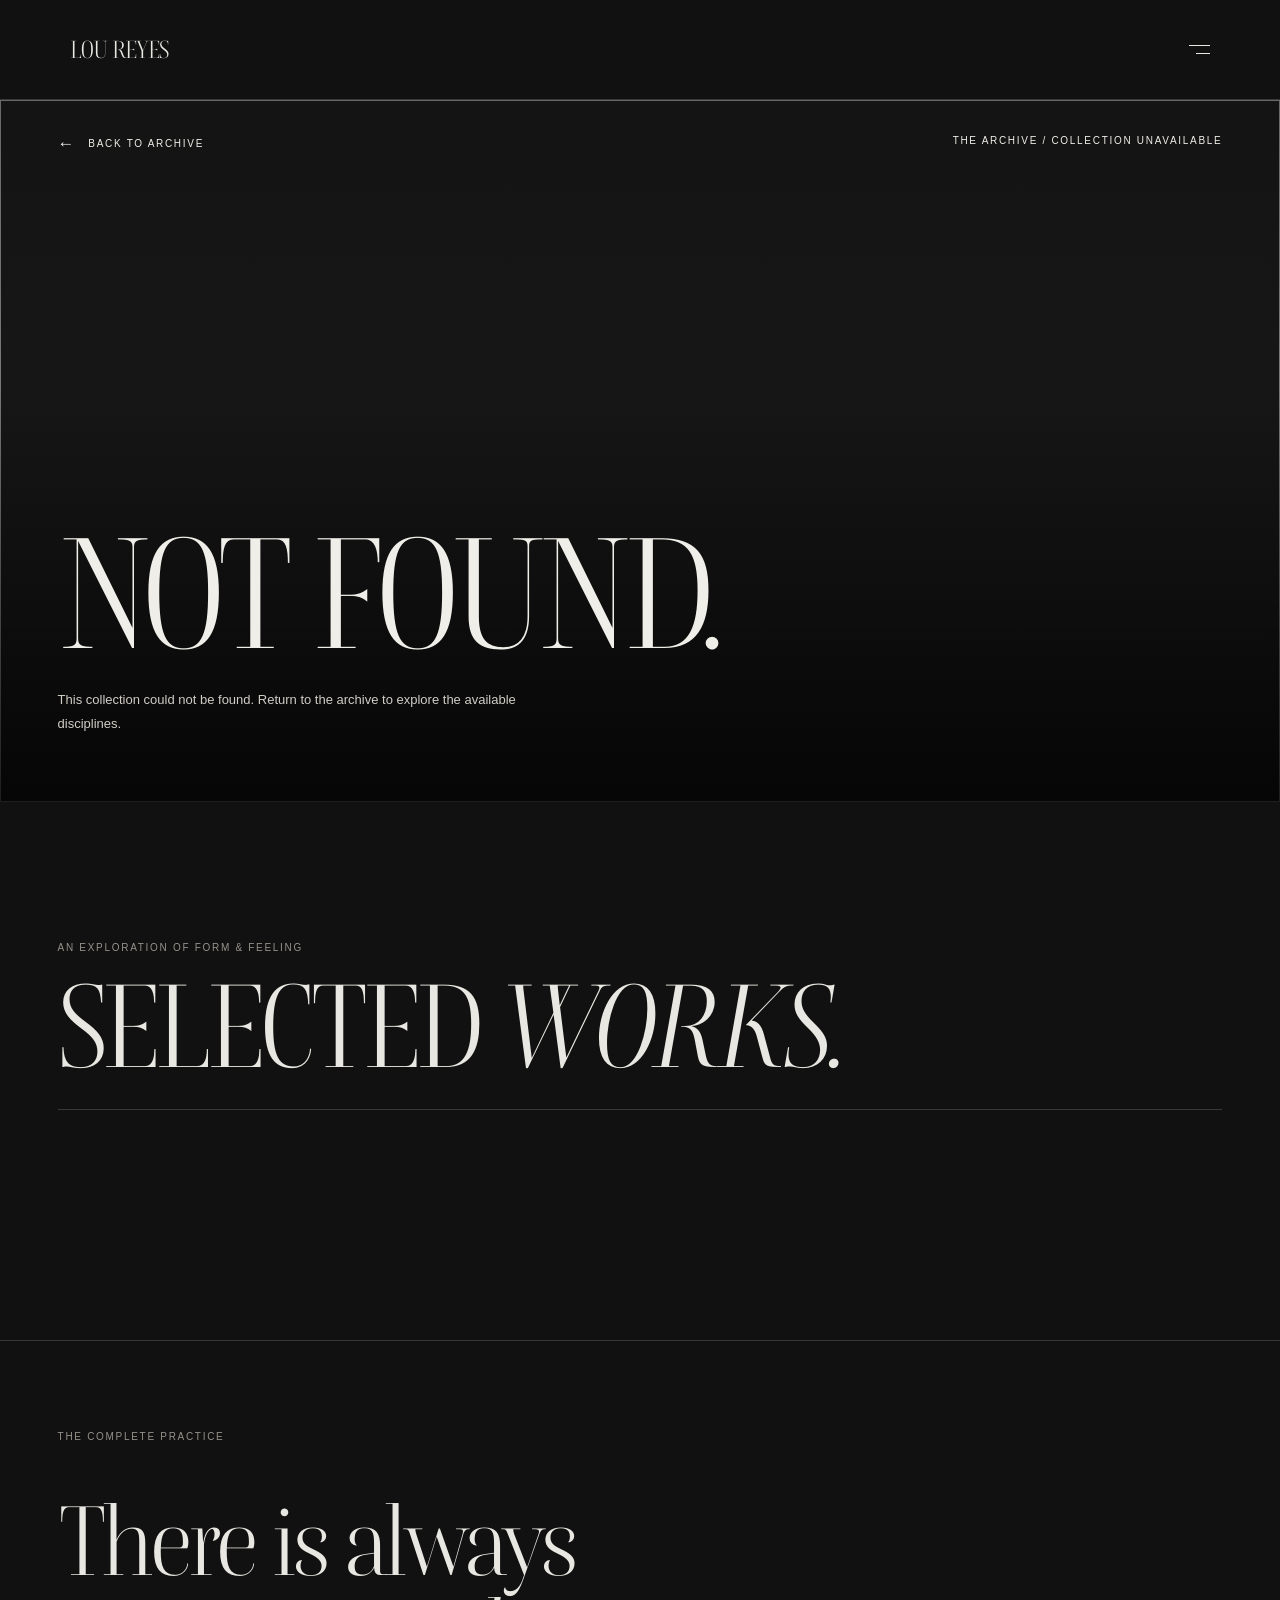
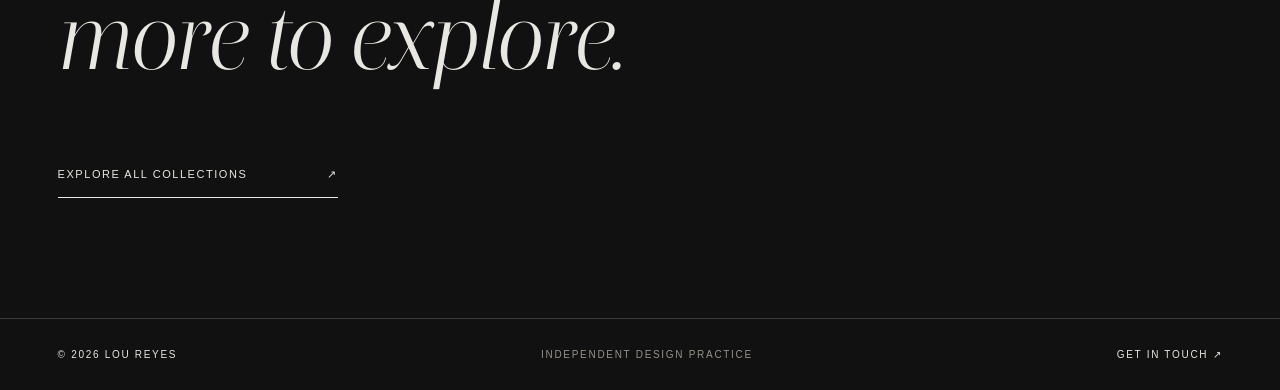
<file: collection.html>
<!DOCTYPE html>
<html lang="en" data-theme="dark">
<head>
  <meta charset="UTF-8">
  <meta name="viewport" content="width=device-width, initial-scale=1">

  <meta name="theme-color" content="#111111" id="themeColor">
  <meta name="description" content="Explore the creative collections of Lou Reyes.">

  <title>Collection — Lou Reyes</title>

  <script>
    (function () {
      const saved = localStorage.getItem("lou-reyes-theme");
      document.documentElement.dataset.theme =
        saved === "light" ? "light" : "dark";
    })();
  </script>

  <link rel="stylesheet" href="css/archive.css">
  <link rel="stylesheet" href="css/collection.css">
  <link rel="stylesheet" href="css/collection-work-spa.css">
  <link rel="stylesheet" href="css/page-transition.css">

  

  <style>
    #mainContent {
      visibility: hidden;
    }

    html.collection-ready #mainContent {
      visibility: visible;
    }
  </style>
</head>

<body>

  <!-- ======================================================
       01. HEADER
  ====================================================== -->

  <header class="site-header">

    <a
      href="index.html"
      class="archive-brand"
      aria-label="Lou Reyes homepage"
    >
      LOU REYES
    </a>

    <button
      class="menu-button"
      id="menuButton"
      type="button"
      aria-expanded="false"
      aria-controls="menuScreen"
      aria-label="Open navigation"
    >
      <span class="menu-lines" aria-hidden="true">
        <i></i>
        <i></i>
      </span>
    </button>

  </header>


  <!-- ======================================================
       02. FULLSCREEN NAVIGATION
  ====================================================== -->

  <nav
    class="menu-screen"
    id="menuScreen"
    aria-label="Main navigation"
    aria-hidden="true"
    inert
  >

    <div class="menu-left">

      <div class="menu-links">
        <a href="index.html">Home</a>
        <a href="archive.html" aria-current="page">The Archive</a>
        <a href="about.html">The Designer</a>
        <a href="contact.html">Contact</a>
      </div>

      <div class="menu-footer">

        
        <div class="theme-controls">

          <span class="micro">APPEARANCE</span>

          <div class="theme-options" role="group" aria-label="Appearance">

            <button type="button" id="lightTheme">
              <span aria-hidden="true">☼</span>
              <span>LIGHT</span>
            </button>

            <button type="button" id="darkTheme">
              <span aria-hidden="true">☾</span>
              <span>DARK</span>
            </button>

          </div>

        </div>


        <div class="menu-meta micro">
          <span>LOU REYES / 2026</span>
          <span>TORONTO, CANADA</span>
        </div>

      </div>

    </div>

    <div class="menu-right">
      <img
        src="portfolio/assets/landscape.webp"
        alt="VIRTÙ editorial artwork"
      >
    </div>

  </nav>


  <!-- ======================================================
       03. COLLECTION PAGE
  ====================================================== -->

  <main id="mainContent">

    <a href="archive.html" class="collection-back micro">
      <span class="collection-back-arrow">←</span>
      <span>BACK TO ARCHIVE</span>
    </a>
    
    <!-- CINEMATIC COLLECTION HERO -->

    <section class="collection-hero">

      <img id="collectionHeroImage" alt="">

      <div class="collection-hero-content">

        <div class="collection-topline micro">
          <span id="collectionEyebrow">THE COLLECTION</span>
        </div>

        <div class="collection-hero-bottom">

          <div class="collection-hero-main">
            <h1 id="collectionTitle">COLLECTION.</h1>

            <p id="collectionDescription"></p>
          </div>

          <span class="collection-hero-meta micro" id="collectionCount"></span>

        </div>

      </div>

    </section>


    <!-- PROJECTS -->

    <section class="collection-projects">

      <div class="collection-projects-head">

        <div>
          <span class="micro muted">
            AN EXPLORATION OF FORM & FEELING
          </span>

          <h2>SELECTED <em>WORKS.</em></h2>
        </div>

        <span class="micro muted" id="collectionTotal"></span>

      </div>

      <div class="collection-grid" id="collectionGrid"></div>

    </section>


    <!-- NEXT STEP -->

    <section class="collection-ending">

      <span class="micro muted">
        THE COMPLETE PRACTICE
      </span>

      <h2>
        There is always<br>
        <em>more to explore.</em>
      </h2>

      <a href="archive.html" class="collection-return">
        <span>EXPLORE ALL COLLECTIONS</span>
        <span aria-hidden="true">↗</span>
      </a>

    </section>

  </main>


  <!-- ======================================================
       04. FOOTER
  ====================================================== -->

  <footer class="site-footer">

    <span class="micro">© 2026 LOU REYES</span>

    <span class="micro muted">
      INDEPENDENT DESIGN PRACTICE
    </span>

    <a href="contact.html" class="micro">
      GET IN TOUCH ↗
    </a>

  </footer>


  <script src="js/portfolio-data.js"></script>
  <script src="js/collection.js"></script>
  <script src="js/page-transition.js"></script>
  <script src="js/collection-work-spa.js"></script>

</body>
</html>
</file>
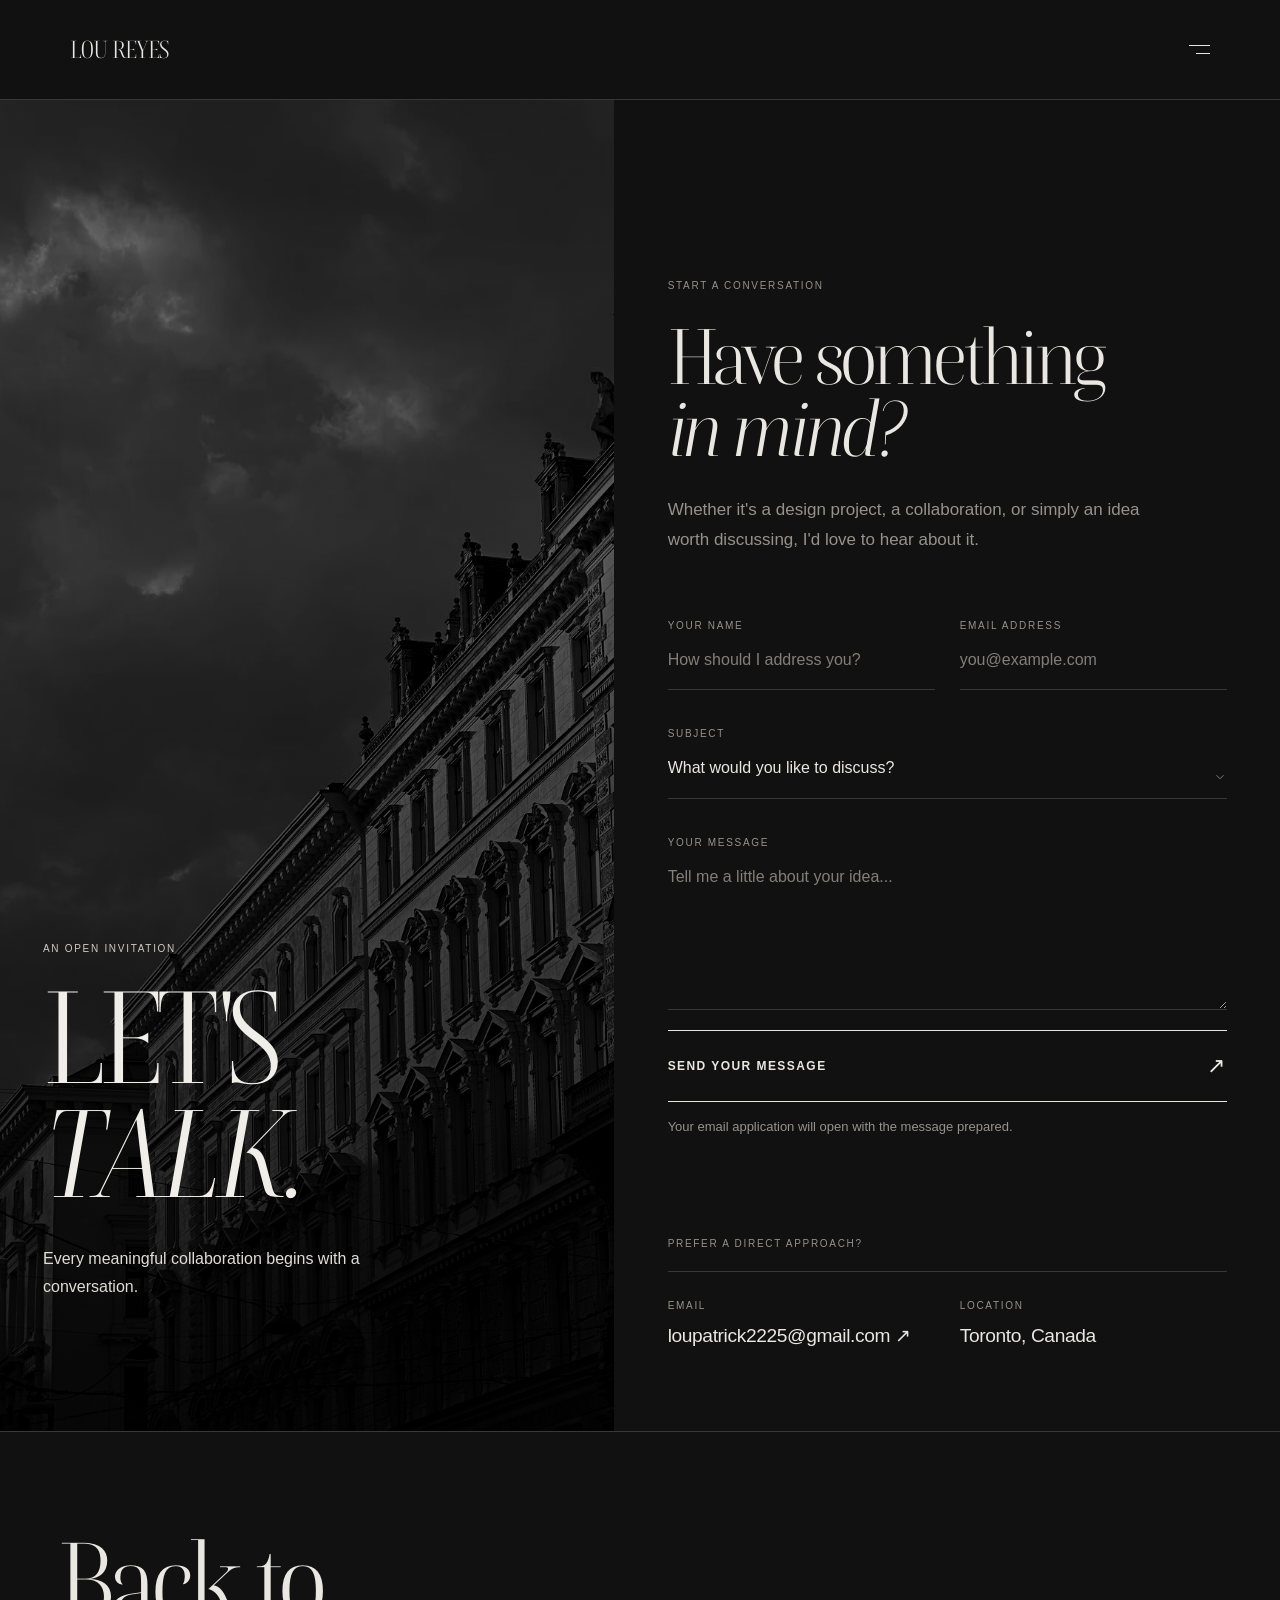
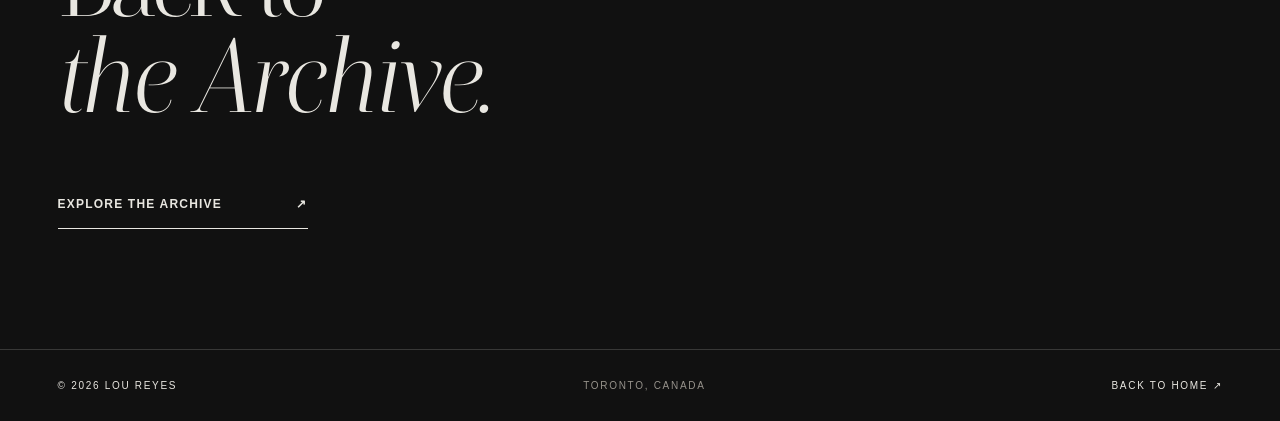
<file: contact.html>
<!DOCTYPE html>
<html lang="en" data-theme="dark">
<head>
  <meta charset="UTF-8">
  <meta name="viewport" content="width=device-width, initial-scale=1">

  <meta name="theme-color" content="#111111" id="themeColor">
  <meta name="description" content="Get in touch with Lou Reyes for graphic design projects, creative collaborations, and general inquiries.">

  <title>Contact — Lou Reyes</title>

  <script>
    (function () {
      const saved = localStorage.getItem("lou-reyes-theme");
      document.documentElement.dataset.theme =
        saved === "light" ? "light" : "dark";
    })();
  </script>
  

  <link rel="stylesheet" href="css/archive.css">
  <link rel="stylesheet" href="css/contact.css">
</head>

<body>

  <!-- ======================================================
       01. HEADER
  ====================================================== -->

  <header class="site-header">

    <a
      href="index.html"
      class="archive-brand"
      aria-label="Lou Reyes homepage"
    >
      LOU REYES
    </a>

    <button
      class="menu-button"
      id="menuButton"
      type="button"
      aria-expanded="false"
      aria-controls="menuScreen"
      aria-label="Open navigation"
    >
      <span class="menu-lines" aria-hidden="true">
        <i></i>
        <i></i>
      </span>
    </button>

  </header>


  <!-- ======================================================
       02. FULLSCREEN NAVIGATION
  ====================================================== -->

  <nav
    class="menu-screen"
    id="menuScreen"
    aria-label="Main navigation"
    aria-hidden="true"
    inert
  >

    <div class="menu-left">

      <div class="menu-links">
        <a href="index.html">Home</a>
        <a href="archive.html">The Archive</a>
        <a href="about.html">The Designer</a>
        <a href="contact.html" aria-current="page">Contact</a>
      </div>

      <div class="menu-footer">

        
        <div class="theme-controls">

          <span class="micro">APPEARANCE</span>

          <div class="theme-options" role="group" aria-label="Appearance">

            <button type="button" id="lightTheme">
              <span aria-hidden="true">☼</span>
              <span>LIGHT</span>
            </button>

            <button type="button" id="darkTheme">
              <span aria-hidden="true">☾</span>
              <span>DARK</span>
            </button>

          </div>

        </div>


        <div class="menu-meta micro">
          <span>LOU REYES / 2026</span>
          <span>TORONTO, CANADA</span>
        </div>

      </div>

    </div>

    <div class="menu-right">
      <img
        src="portfolio/assets/contact.webp"
        alt="VIRTÙ editorial artwork"
      >
    </div>

  </nav>


  <!-- ======================================================
       03. CONTACT EXPERIENCE
  ====================================================== -->

  <main id="mainContent">

    <section class="contact-experience">

      <!-- LEFT / VISUAL EDITORIAL PANEL -->

      <div class="contact-visual">

        <div class="contact-visual-art" aria-hidden="true">

          <img
            src="portfolio/assets/contact.webp"
            alt=""
            class="contact-art-image"
          >

        </div>

        <div class="contact-visual-content">

          <span class="micro contact-kicker">
            AN OPEN INVITATION
          </span>

          <h1>
            LET'S<br>
            <em>TALK.</em>
          </h1>

          <p>
            Every meaningful collaboration
            begins with a conversation.
          </p>

        </div>

      </div>


      <!-- RIGHT / CONTACT DETAILS -->

      <div class="contact-content">

        <div class="contact-introduction">

          <span class="micro muted">
            START A CONVERSATION
          </span>

          <h2>
            Have something<br>
            <em>in mind?</em>
          </h2>

          <p>
            Whether it's a design project, a collaboration,
            or simply an idea worth discussing, I'd love
            to hear about it.
          </p>

        </div>


        <!-- CONTACT FORM -->

        <form class="contact-form" id="contactForm">

          <div class="contact-form-row">

            <div class="contact-field">

              <label for="contactName" class="micro">
                YOUR NAME
              </label>

              <input
                id="contactName"
                name="name"
                type="text"
                placeholder="How should I address you?"
                autocomplete="name"
                required
              >

            </div>

            <div class="contact-field">

              <label for="contactEmail" class="micro">
                EMAIL ADDRESS
              </label>

              <input
                id="contactEmail"
                name="email"
                type="email"
                placeholder="you@example.com"
                autocomplete="email"
                required
              >

            </div>

          </div>


          <div class="contact-field">

            <label for="contactSubject" class="micro">
              SUBJECT
            </label>

            <select
              id="contactSubject"
              name="subject"
              required
            >
              <option value="" disabled selected>
                What would you like to discuss?
              </option>

              <option value="Design Project">
                Design Project
              </option>

              <option value="Creative Collaboration">
                Creative Collaboration
              </option>

              <option value="Professional Opportunity">
                Professional Opportunity
              </option>

              <option value="General Inquiry">
                General Inquiry
              </option>

            </select>

          </div>


          <div class="contact-field contact-message-field">

            <label for="contactMessage" class="micro">
              YOUR MESSAGE
            </label>

            <textarea
              id="contactMessage"
              name="message"
              rows="5"
              placeholder="Tell me a little about your idea..."
              required
            ></textarea>

          </div>


          <button
            type="submit"
            class="contact-submit"
          >
            <span>SEND YOUR MESSAGE</span>
            <span aria-hidden="true">↗</span>
          </button>

          <p
            class="contact-form-note"
            id="contactFormNote"
            role="status"
            aria-live="polite"
          >
            Your email application will open with the message prepared.
          </p>

        </form>


        <!-- DIRECT CONTACT -->

        <div class="contact-direct">

          <div class="contact-direct-heading">

            <span class="micro muted">
              PREFER A DIRECT APPROACH?
            </span>

          </div>

          <div class="contact-direct-row">

            <div>
              <span class="micro muted">
                EMAIL
              </span>

              <a
                href="#"
                id="contactEmailLink"
                class="contact-email-link"
              >
                EMAIL ME ↗
              </a>
            </div>

            <div>
              <span class="micro muted">
                LOCATION
              </span>

              <span class="contact-location">
                Toronto, Canada
              </span>
            </div>

          </div>

        </div>

      </div>

    </section>


    <!-- ==================================================
         04. CLOSING
    ================================================== -->

    <section class="contact-closing">

      <h2 class="contact-closing-heading">
        Back to<br>
        <em>the Archive.</em>
      </h2>

      <a href="archive.html" class="contact-return">
        <span>EXPLORE THE ARCHIVE</span>
        <span aria-hidden="true">↗</span>
      </a>

    </section>

  <!-- ======================================================
       05. FOOTER
  ====================================================== -->

  <footer class="site-footer">

    <span class="micro">
      © 2026 LOU REYES
    </span>

    <span class="micro muted">
      TORONTO, CANADA
    </span>

    <a href="index.html" class="micro">
      BACK TO HOME ↗
    </a>

  </footer>


  <script src="js/contact.js"></script>

</body>
</html>
</file>
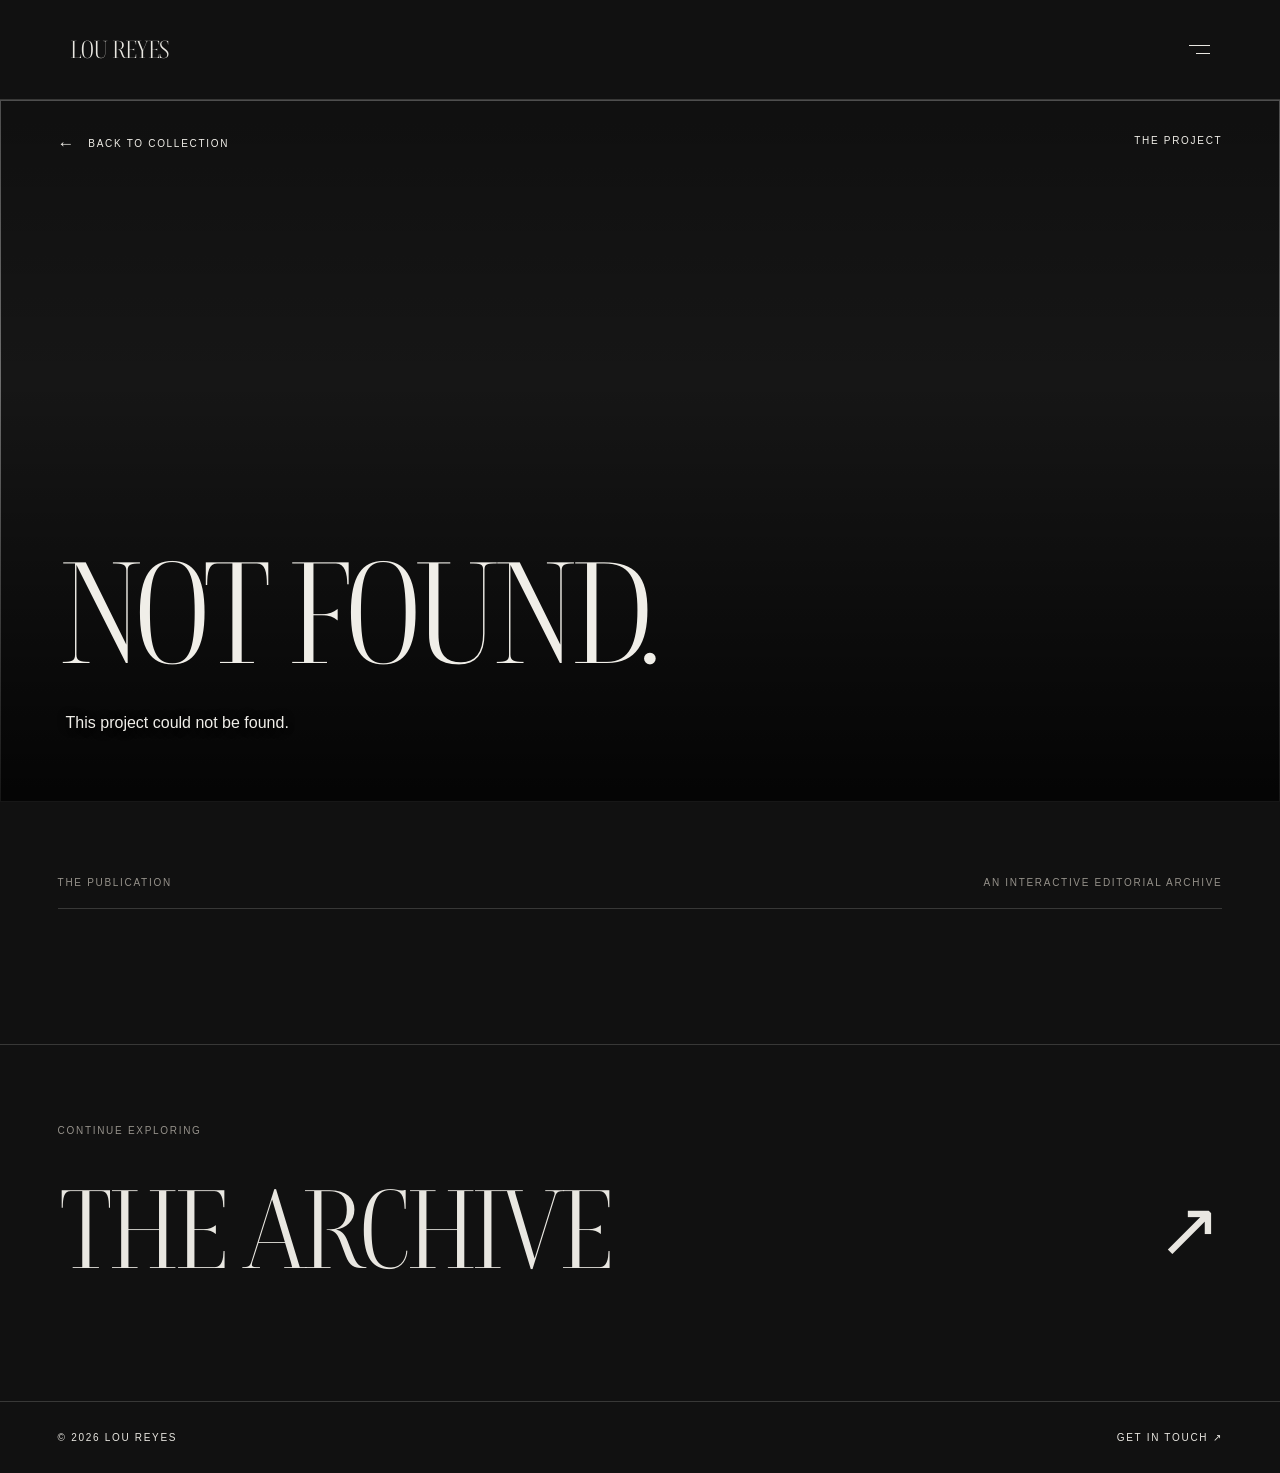
<file: work.html>
<!DOCTYPE html>
<html lang="en" data-theme="dark">
<head>
  <meta charset="UTF-8">
  <meta name="viewport" content="width=device-width, initial-scale=1">

  <meta name="theme-color" content="#111111" id="themeColor">
  <meta name="description" content="A project from the design portfolio of Lou Reyes." id="pageDescription">

  <title>Project — Lou Reyes</title>

  <script>
    (function () {
      const saved = localStorage.getItem("lou-reyes-theme");
      document.documentElement.dataset.theme =
        saved === "light" ? "light" : "dark";
    })();
  </script>

  <link rel="stylesheet" href="css/archive.css">
  <link rel="stylesheet" href="css/work.css">
  <link rel="stylesheet" href="css/page-transition.css">

    <style>
      @view-transition {
        navigation: auto;
      }
    </style>

    <style>
      #mainContent {
        visibility: hidden;
      }

      html.work-ready #mainContent {
        visibility: visible;
      }
    </style>
</head>

<body>

  <!-- ======================================================
       01. HEADER
  ====================================================== -->

    <header class="site-header">

    <a
      href="index.html"
      class="archive-brand"
      aria-label="Lou Reyes homepage"
    >
      LOU REYES
    </a>

    <button
      class="menu-button"
      id="menuButton"
      type="button"
      aria-expanded="false"
      aria-controls="menuScreen"
      aria-label="Open navigation"
    >
      <span class="menu-lines" aria-hidden="true">
        <i></i>
        <i></i>
      </span>
    </button>

  </header>


  <!-- ======================================================
       02. FULLSCREEN NAVIGATION
  ====================================================== -->

  <nav
    class="menu-screen"
    id="menuScreen"
    aria-label="Main navigation"
    aria-hidden="true"
    inert
  >

    <div class="menu-left">

      <div class="menu-links">
        <a href="index.html">Home</a>
        <a href="archive.html">The Archive</a>
        <a href="about.html">The Designer</a>
        <a href="contact.html">Contact</a>
      </div>

      <div class="menu-footer">

        
        <div class="theme-controls">

          <span class="micro">APPEARANCE</span>

          <div class="theme-options" role="group" aria-label="Appearance">

            <button type="button" id="lightTheme">
              <span aria-hidden="true">☼</span>
              <span>LIGHT</span>
            </button>

            <button type="button" id="darkTheme">
              <span aria-hidden="true">☾</span>
              <span>DARK</span>
            </button>

          </div>

        </div>

        <div class="menu-meta micro">
          <span>LOU REYES / 2026</span>
          <span>TORONTO, CANADA</span>
        </div>

      </div>

    </div>

    <div class="menu-right">
      <img
        src="portfolio/assets/landscape.webp"
        alt="VIRTÙ editorial artwork"
      >
    </div>

  </nav>


  <!-- ======================================================
       03. PROJECT HERO
  ====================================================== -->

  <main id="mainContent">

    <section class="work-hero">

      <img id="workHeroImage" alt="">

      <div class="work-hero-content">

        <div class="work-hero-top micro">

          <a href="archive.html" id="workBack">
            <span aria-hidden="true">←</span>
            <span>BACK TO COLLECTION</span>
          </a>

          <span id="workEyebrow">
            THE PROJECT
          </span>

        </div>

        <div class="work-hero-bottom">

          <div class="work-hero-heading">

            <h1 id="workTitle">PROJECT.</h1>

            <p id="workHeroDescription"></p>

          </div>

          <span class="micro work-hero-year" id="workHeroYear"></span>

        </div>

      </div>

    </section>


    <!-- ==================================================
         04. DYNAMIC PROJECT PRESENTATION
    ================================================== -->

    <section class="work-presentation">

      <div class="work-minimal-heading">
        <span class="micro" id="workPresentationLabel">
          THE PUBLICATION
        </span>

        <span class="micro" id="workPresentationDetail">
          AN INTERACTIVE EDITORIAL ARCHIVE
        </span>
      </div>

      <div id="workPresentation"></div>

    </section>


    <!-- ==================================================
         05. NEXT PROJECT
    ================================================== -->

    <a href="archive.html" class="work-next" id="workNext">

      <span class="micro muted">
        CONTINUE EXPLORING
      </span>

      <div class="work-next-row">

        <h2 id="workNextTitle">NEXT PROJECT</h2>

        <span class="work-next-arrow" aria-hidden="true">↗</span>

      </div>

      <span class="micro muted" id="workNextCategory"></span>

    </a>

  </main>


  <!-- ======================================================
       06. FULLSCREEN IMAGE VIEWER
  ====================================================== -->

  <div
    class="work-lightbox"
    id="workLightbox"
    role="dialog"
    aria-modal="true"
    aria-label="Project image viewer"
    aria-hidden="true"
    inert
  >

    <div class="work-lightbox-toolbar">

      <span class="micro" id="lightboxTitle">
        PROJECT IMAGE
      </span>

      <button type="button" class="micro" id="lightboxClose">
        CLOSE ✕
      </button>

    </div>

    <div class="work-lightbox-stage" id="lightboxStage">

      <img id="lightboxImage" alt="" draggable="false">

    </div>

    <div class="work-lightbox-footer">

      <span class="micro" id="lightboxCounter">
        01 / 01
      </span>

      <div class="work-lightbox-zoom">

        <button type="button" id="lightboxZoomOut" aria-label="Zoom out">−</button>

        <span id="lightboxZoomLevel">100%</span>

        <button type="button" id="lightboxZoomIn" aria-label="Zoom in">+</button>

        <button type="button" id="lightboxZoomReset">RESET</button>

      </div>

      <div class="work-lightbox-arrows">

        <button type="button" id="lightboxPrev" aria-label="Previous image">
          <svg viewBox="0 0 24 24" aria-hidden="true">
            <path d="M19 12H5M12 19l-7-7 7-7"/>
          </svg>
        </button>

        <button type="button" id="lightboxNext" aria-label="Next image">
          <svg viewBox="0 0 24 24" aria-hidden="true">
            <path d="M5 12h14m-7-7 7 7-7 7"/>
          </svg>
        </button>

      </div>

    </div>

  </div>


  <!-- ======================================================
       07. FOOTER
  ====================================================== -->

  <footer class="site-footer">

    <span class="micro">© 2026 LOU REYES</span>

    <a href="contact.html" class="micro">
      GET IN TOUCH ↗
    </a>

  </footer>


  <script src="js/portfolio-data.js"></script>
  <script src="js/work.js"></script>
  <script src="js/featured-work-return.js"></script>
  <script src="js/page-transition.js"></script>

</body>
</html>
</file>
<file: css/archive.css>
/* ==========================================================
   LOU REYES — THE ARCHIVE
   CINEMATIC COLLECTION INDEX
========================================================== */


/* ==========================================================
   01. FONTS & VARIABLES
========================================================== */

@font-face {
  font-family: "Boska";
  src: url("../fonts/Boska-Regular.otf") format("opentype");
  font-weight: 400;
  font-style: normal;
  font-display: block;
}

@font-face {
  font-family: "Boska";
  src: url("../fonts/Boska-Italic.otf") format("opentype");
  font-weight: 400;
  font-style: italic;
  font-display: block;
}

:root,
html[data-theme="dark"] {
  --bg: #111111;
  --surface: #191919;
  --ink: #e9e7e1;
  --muted: #96928b;
  --line: rgba(233, 231, 225, .18);

  --serif: "Boska", Georgia, serif;
  --sans: "Helvetica Neue", Helvetica, Arial, sans-serif;
  --ease: cubic-bezier(.22, 1, .36, 1);

  --archive-text: #f2efe9;
  --archive-secondary: #c7c2b9;
  --archive-shade: rgba(0, 0, 0, .24);
}

html[data-theme="light"] {
  --bg: #e9e7e1;
  --surface: #dedbd4;
  --ink: #191918;
  --muted: #77746f;
  --line: rgba(25, 25, 24, .18);

  --archive-text: #f2efe9;
  --archive-secondary: #ded9d0;
  --archive-shade: rgba(0, 0, 0, .22);
}


/* ==========================================================
   02. GLOBAL
========================================================== */

*,
*::before,
*::after {
  box-sizing: border-box;
}

html {
  scroll-behavior: smooth;
  scrollbar-width: none;
}

html::-webkit-scrollbar {
  display: none;
}

body {
  margin: 0;
  background: var(--bg);
  color: var(--ink);
  font-family: var(--sans);
  -webkit-font-smoothing: antialiased;
}

body.menu-open {
  overflow: hidden;
}

a {
  color: inherit;
  text-decoration: none;
}

button {
  color: inherit;
  font: inherit;
  cursor: pointer;
  border: 0;
}

button:focus-visible,
a:focus-visible {
  outline: 1px solid var(--ink);
  outline-offset: 5px;
}

img {
  display: block;
  width: 100%;
}

.micro {
  font-size: 10px;
  font-weight: 500;
  letter-spacing: .17em;
  text-transform: uppercase;
}

.muted {
  color: var(--muted);
}

::selection {
  background: var(--ink);
  color: var(--bg);
}


/* ==========================================================
   03. HEADER
========================================================== */

.site-header {
  position: relative;
  z-index: 100;

  width: 100%;
  height: 100px;
  padding: 0 70px;

  display: flex;
  align-items: center;
  justify-content: space-between;

  border-bottom: 1px solid var(--line);
}

.archive-brand {
  font-family: var(--serif);
  font-size: 24px;
  font-weight: 400;
  line-height: 1;
  letter-spacing: -.035em;
  white-space: nowrap;
}

.menu-button {
  position: relative;
  z-index: 110;

  width: 34px;
  height: 34px;
  padding: 0;

  display: flex;
  align-items: center;
  justify-content: flex-end;

  border: 0;
  background: transparent;
  color: var(--ink);
}

.menu-lines {
  display: flex;
  flex-direction: column;
  align-items: flex-end;
  justify-content: center;

  gap: 7px;
  width: 21px;
}

.menu-lines i {
  display: block;

  width: 21px;
  height: 1px;

  background: currentColor;
  transform-origin: center;

  transition:
    width .25s ease,
    transform .35s ease;
}

.menu-lines i:last-child {
  width: 14px;
}

.menu-button:hover .menu-lines i:last-child {
  width: 21px;
}

.menu-button.active .menu-lines i:first-child {
  transform: translateY(4px) rotate(45deg);
}

/* MENU CLOSE ICON — VISIBLE OVER ARTWORK */

.menu-button.active {
  color: #f2efe9;
}

.menu-button.active .menu-lines i {
  background: currentColor;
}

.menu-button.active .menu-lines i:last-child {
  width: 21px;
  transform: translateY(-4px) rotate(-45deg);
}


/* ==========================================================
   04. FULLSCREEN NAVIGATION
========================================================== */

.menu-screen {
  position: fixed;
  inset: 0;
  z-index: 50;

  display: grid;
  grid-template-columns: 1.15fr .85fr;

  background: var(--surface);

  opacity: 0;
  visibility: hidden;
  pointer-events: none;

  transition:
    opacity .5s var(--ease),
    visibility .5s;
}

.menu-screen.open {
  opacity: 1;
  visibility: visible;
  pointer-events: auto;
}

.menu-left {
  padding: 125px 8% 50px;

  display: flex;
  flex-direction: column;
  justify-content: center;
}

.menu-links {
  display: flex;
  flex-direction: column;
}

.menu-links a {
  padding: 6px 0;
  border-bottom: 1px solid var(--line);

  font: 400 clamp(52px, 6.5vw, 110px)/.95 var(--serif);

  transition:
    padding .5s var(--ease),
    color .3s;
}

.menu-links a:hover {
  padding-left: 20px;
  color: var(--muted);
}

.menu-links a[aria-current="page"] {
  color: var(--muted);
}

.menu-footer {
  margin-top: 38px;
}

.theme-controls {
  display: flex;
  flex-direction: column;
  align-items: flex-start;
  gap: 12px;
}

.theme-controls > .micro {
  color: var(--muted);
}

.theme-options {
  display: inline-flex;
  align-items: stretch;
  gap: 0;

  border: 1px solid var(--line);
}

.theme-options button {
  min-width: 95px;
  min-height: 36px;
  padding: 9px 14px;

  display: inline-flex;
  align-items: center;
  justify-content: center;
  gap: 10px;

  border: 0;
  border-radius: 0;

  background: transparent;
  color: var(--ink);

  font-size: 10px;
  font-weight: 600;
  letter-spacing: .04em;

  opacity: 1;

  transition:
    background .25s ease,
    color .25s ease;
}

.theme-options button + button {
  border-left: 1px solid var(--line);
}

.theme-options button span:first-child {
  font-size: 16px;
  font-weight: 400;
  line-height: 1;
}

.theme-options button:hover:not(.active) {
  background: var(--line);
}

.theme-options button.active {
  background: var(--ink);
  color: var(--bg);
  text-decoration: none;
}

.menu-meta {
  display: flex;
  justify-content: space-between;
  gap: 15px;

  margin-top: 35px;
  color: var(--muted);
}

.menu-right {
  position: relative;
  overflow: hidden;
}

.menu-right img {
  width: 100%;
  height: 100%;
  object-fit: cover;
  filter: grayscale(.8) brightness(.6);
}

.menu-right::after {
  content: "";
  position: absolute;
  inset: 0;

  background: linear-gradient(
    90deg,
    var(--surface),
    transparent 55%
  );

  pointer-events: none;
}


/* ==========================================================
   05. ARCHIVE SHOWCASE
========================================================== */

.archive-showcase {
  position: relative;
  isolation: isolate;

  width: 100%;
  min-height: 720px;
  height: calc(100svh - 100px);

  overflow: hidden;

  /* Deliberately dark for the cinematic artwork
     in both site themes. */
  background: #111111;
}


/* ==========================================================
   06. BACKGROUND REVEAL
========================================================== */

.archive-background {
  position: absolute;
  inset: 0;
  z-index: 0;

  overflow: hidden;
  pointer-events: none;
}

.archive-background-image {
  position: absolute;
  inset: 0;

  width: 100%;
  height: 100%;

  object-fit: cover;
  object-position: center;

  opacity: 0;
  transform: scale(1.045);

  transition:
    opacity .8s ease,
    transform 1.35s var(--ease);
}

.archive-background-image.is-visible {
  opacity: .68;
  transform: scale(1);
}

.archive-overlay {
  position: absolute;
  inset: 0;
  z-index: 1;

  pointer-events: none;

  background:
    linear-gradient(
      90deg,
      rgba(0, 0, 0, .55),
      rgba(0, 0, 0, .23) 50%,
      rgba(0, 0, 0, .55)
    ),
    linear-gradient(
      180deg,
      rgba(0, 0, 0, .40),
      rgba(0, 0, 0, .12) 45%,
      rgba(0, 0, 0, .70)
    );
}


/* ==========================================================
   07. TOP METADATA
========================================================== */

.archive-top {
  position: absolute;
  z-index: 8;

  top: 35px;
  left: 4.5%;
  right: 4.5%;

  display: flex;
  align-items: center;
  justify-content: space-between;
  gap: 20px;

  color: #b1aca4;
}


/* ==========================================================
   08. CENTRAL TITLE
========================================================== */

.archive-center {
  position: absolute;
  z-index: 6;

  top: 49%;
  left: 50%;

  width: 100%;
  padding: 35px 2%;

  transform: translate(-50%, -50%);

  text-align: center;
  pointer-events: none;
}

/* Subtle contrast behind the typography. */

.archive-center::before {
  content: "";

  position: absolute;
  z-index: -1;
  inset: -20px 0;

  background: linear-gradient(
    180deg,
    transparent,
    rgba(0, 0, 0, .09) 25%,
    rgba(0, 0, 0, .27) 50%,
    rgba(0, 0, 0, .09) 75%,
    transparent
  );

  pointer-events: none;
}

.archive-title {
  position: relative;
  display: block;

  width: 100%;
  margin: 0;

  font-family: var(--serif);
  font-size: clamp(90px, 13.5vw, 240px);
  font-weight: 400;
  line-height: .92;
  letter-spacing: -.065em;

  text-align: center;
  white-space: nowrap;

  color: var(--archive-text);

  text-shadow:
    0 3px 10px rgba(0, 0, 0, .32),
    0 0 20px rgba(0, 0, 0, .12);

  transition:
    opacity .24s ease,
    transform .42s var(--ease),
    filter .4s ease,
    font-size .4s var(--ease);
}

.archive-title.long-title {
  font-size: clamp(48px, 8vw, 150px);
}

.archive-title.is-changing {
  opacity: 0;
  transform: translateY(13px);
  filter: blur(7px);
}

.archive-subtitle {
  position: relative;

  margin: 22px 0 0;

  color: var(--archive-secondary);

  font-size: 9px;
  font-weight: 500;
  letter-spacing: .24em;
  line-height: 1.6;
  text-transform: uppercase;
}


/* ==========================================================
   09. SIX-CARD HORIZONTAL GALLERY
========================================================== */

.archive-cards {
  position: absolute;
  inset: 0;
  z-index: 4;

  display: flex;
  align-items: center;
  justify-content: center;

  gap: clamp(8px, 1vw, 18px);
  padding: 0 3.2%;
}

.archive-card {
  position: relative;

  flex: 1 1 0;
  width: auto;
  min-width: 0;
  max-width: 300px;

  aspect-ratio: 3 / 4.35;

  display: block;
  overflow: hidden;

  background: #242321;
  border: 1px solid rgba(255, 255, 255, .12);

  box-shadow: 0 18px 55px rgba(0, 0, 0, .25);

  transform: translateY(0);

  transition:
    transform .65s var(--ease),
    opacity .6s ease,
    border-color .4s ease,
    box-shadow .6s ease;

  cursor: pointer;
}

.archive-card-image {
  position: absolute;
  inset: 0;
  overflow: hidden;
}

.archive-card-image img {
  position: absolute;
  inset: 0;

  display: block;
  width: 100%;
  height: 100%;

  object-fit: cover;
  object-position: center;

  /* A display filter, not image recompression. */
  filter: saturate(.85) brightness(.82);

  transition:
    opacity .65s ease,
    filter .65s ease;
}

.archive-card::after {
  content: "";

  position: absolute;
  inset: 0;

  pointer-events: none;

  background: linear-gradient(
    180deg,
    transparent 45%,
    rgba(0, 0, 0, .65)
  );
}


/* ==========================================================
   10. LABELS INSIDE THE CARDS
========================================================== */

.archive-card-meta {
  position: absolute;
  z-index: 2;

  left: 13px;
  right: 13px;
  bottom: 14px;

  display: flex;
  align-items: center;
  justify-content: space-between;
  gap: 8px;

  color: #ffffff;

  font-size: 9px;
  font-weight: 600;
  letter-spacing: .12em;
  text-transform: uppercase;
}

.archive-card-title {
  min-width: 0;
  overflow-wrap: anywhere;
}

.archive-card-number {
  flex-shrink: 0;
  opacity: .75;
}


/* ==========================================================
   11. CARD INTERACTIONS
========================================================== */

.archive-card:hover,
.archive-card.is-active {
  transform: translateY(-8px);
  border-color: rgba(255, 255, 255, .42);

  box-shadow: 0 28px 75px rgba(0, 0, 0, .32);
}

.archive-card.is-active .archive-card-image img {
  opacity: .48;
  filter: saturate(.75) brightness(.78);
}

.archive-showcase.has-selection
.archive-card:not(.is-active) {
  opacity: .68;
}

.archive-showcase.has-selection
.archive-card:not(.is-active):hover {
  opacity: 1;
}


/* ==========================================================
   12. BOTTOM INFORMATION
========================================================== */

.archive-bottom {
  position: absolute;
  z-index: 8;

  left: 4.5%;
  right: 4.5%;
  bottom: 31px;

  display: flex;
  justify-content: space-between;
  align-items: flex-end;
  gap: 25px;
}

.archive-description {
  max-width: 340px;
  margin: 0;

  color: #d5d0c7;

  font-size: 11px;
  line-height: 1.8;
}

/* ==========================================================
   13. ARCHIVE CLOSING
========================================================== */

.archive-closing {
  margin: 0 4.5%;
  padding: 65px 0 100px;

  border-top: 1px solid var(--line);
}

.archive-closing p {
  max-width: 1500px;
  margin: 45px 0 65px;

  font-family: var(--serif);
  font-size: clamp(55px, 8vw, 125px);
  font-weight: 400;

  line-height: 1;
  letter-spacing: -.045em;
}

.archive-closing p em {
  color: var(--muted);
}

.return-home {
  display: inline-flex;
  justify-content: space-between;
  align-items: center;

  gap: 70px;
  min-width: 220px;
  padding: 15px 0;

  border-bottom: 1px solid var(--ink);

  font-size: 11px;
  letter-spacing: .14em;

  transition: gap .4s var(--ease);
}

.return-home:hover {
  gap: 90px;
}


/* ==========================================================
   14. FOOTER
========================================================== */

.site-footer {
  display: flex;
  justify-content: space-between;
  align-items: center;
  gap: 20px;

  padding: 30px 4.5%;

  border-top: 1px solid var(--line);
}

.site-footer a {
  transition: opacity .3s;
}

.site-footer a:hover {
  opacity: .5;
}



/* ==========================================================
   15. RESPONSIVE — TABLET / 1000px
========================================================== */

@media (max-width: 1000px) {

  /* HEADER */

  .site-header {
    height: 84px;
    padding: 0 5%;
  }

  .archive-brand {
    font-size: 23px;
  }

  /* NAVIGATION */

  .menu-screen {
    grid-template-columns: 1fr;
  }

  .menu-right {
    display: none;
  }

  .menu-left {
    min-width: 0;
    padding: 115px 7% 45px;
  }

  .menu-links a {
    font-size: clamp(58px, 8vw, 90px);
  }

  /* ARCHIVE SHOWCASE */

  .archive-showcase {
    height: calc(100svh - 84px);
    min-height: 650px;
  }

  .archive-title {
    font-size: clamp(75px, 13vw, 145px);
  }

  .archive-title.long-title {
    font-size: clamp(40px, 8vw, 90px);
  }

  .archive-cards {
    gap: 9px;
    padding: 0 3%;
  }

  .archive-card {
    aspect-ratio: 3 / 4.4;
  }

  .archive-card-meta {
    left: 9px;
    right: 9px;
    bottom: 11px;
    font-size: 8px;
  }

  .archive-top,
  .archive-bottom {
    left: 5%;
    right: 5%;
  }

}


/* ==========================================================
   16. RESPONSIVE — MOBILE / 700px
========================================================== */

@media (max-width: 700px) {

  /* HEADER */

  .site-header {
    height: 72px;
    padding: 0 5%;
  }

  .archive-brand {
    font-size: 21px;
  }

  .menu-button {
    width: 34px;
    height: 34px;
  }

  /* FULLSCREEN NAVIGATION */

  .menu-left {
    min-height: 100%;
    padding: 100px 6% 35px;
    justify-content: center;
  }

  .menu-links a {
    padding: 10px 0;
    font-size: clamp(46px, 10vw, 72px);
    line-height: 1;
  }

  .menu-footer {
    margin-top: 32px;
  }

  .theme-controls {
    gap: 12px;
  }

  .theme-options button {
    min-width: 95px;
    min-height: 38px;
  }

  .menu-meta {
    margin-top: 30px;
    font-size: 9px;
  }

  /* ARCHIVE SHOWCASE */

  .archive-showcase {
    display: flex;
    flex-direction: column;

    width: 100%;
    height: auto;
    min-height: calc(100svh - 72px);

    padding: 0 0 38px;
  }

  /* BACKGROUND */

  .archive-background-image {
    object-position: center;
  }

  .archive-overlay {
    background:
      linear-gradient(
        180deg,
        rgba(0, 0, 0, .65),
        rgba(0, 0, 0, .35) 35%,
        rgba(0, 0, 0, .75)
      );
  }

  /* TOP METADATA */

  .archive-top {
    position: relative;

    top: auto;
    left: auto;
    right: auto;

    width: 100%;
    padding: 28px 5% 0;

    font-size: 9px;
  }

  .archive-top span:last-child {
    display: none;
  }

  /* CENTRAL TITLE */

  .archive-center {
    position: relative;

    top: auto;
    left: auto;

    width: 100%;
    padding: 66px 5% 48px;

    transform: none;
  }

  .archive-center::before {
    inset: 20px 0;
  }

  .archive-title {
    font-size: clamp(62px, 16vw, 108px);
    letter-spacing: -.06em;
    line-height: .95;
  }

  .archive-title.long-title {
    font-size: clamp(36px, 8.5vw, 62px);
  }

  .archive-subtitle {
    margin-top: 15px;

    font-size: 9px;
    letter-spacing: .15em;
    line-height: 1.6;
  }

  /* COLLECTION CARDS */

  .archive-cards {
    position: relative;
    inset: auto;

    display: grid;
    grid-template-columns: repeat(2, minmax(0, 1fr));

    width: 90%;
    margin: 0 auto;
    padding: 0;

    gap: 14px;
    align-items: stretch;
    justify-content: stretch;
  }

  .archive-card {
    width: 100%;
    min-width: 0;
    max-width: none;

    aspect-ratio: 3 / 4.2;
  }

  .archive-card:hover,
  .archive-card.is-active {
    transform: translateY(-4px);
  }

  .archive-card-meta {
    left: 12px;
    right: 12px;
    bottom: 13px;

    font-size: 9px;
    letter-spacing: .1em;
  }

  /* BOTTOM INFORMATION */

  .archive-bottom {
    position: relative;

    left: auto;
    right: auto;
    bottom: auto;

    width: 90%;
    margin: 35px auto 0;

    flex-direction: column;
    align-items: stretch;
    gap: 22px;
  }

  .archive-description {
    max-width: 100%;
    font-size: 12px;
    line-height: 1.75;
  }

  /* CLOSING */

  .archive-closing {
    margin: 0 5%;
    padding: 65px 0 80px;
  }

  .archive-closing p {
    margin: 35px 0 45px;
    font-size: clamp(37px, 7vw, 55px);
  }

  /* FOOTER */

  .site-footer {
    padding: 25px 5%;
    flex-wrap: wrap;
    gap: 18px;
  }

  .site-footer > span:nth-child(2) {
    display: none;
  }

}


/* ==========================================================
   17. RESPONSIVE — SMALL MOBILE / 420px
========================================================== */

@media (max-width: 420px) {

  /* NAVIGATION */

  .menu-left {
    padding: 95px 6% 30px;
  }

  .menu-links a {
    font-size: clamp(43px, 11vw, 55px);
  }

  .menu-meta {
    gap: 12px;
    font-size: 8px;
  }

  /* ARCHIVE TITLE */

  .archive-center {
    padding: 55px 5% 38px;
  }

  .archive-title {
    font-size: clamp(54px, 15vw, 67px);
  }

  .archive-title.long-title {
    font-size: clamp(31px, 8.2vw, 40px);
  }

  .archive-subtitle {
    font-size: 8px;
    letter-spacing: .12em;
  }

  /* CARDS */

  .archive-cards {
    gap: 10px;
  }

  .archive-card {
    aspect-ratio: 3 / 4.35;
  }

  .archive-card-meta {
    left: 9px;
    right: 9px;
    bottom: 10px;
    font-size: 8px;
  }

  /* BOTTOM */

  .archive-bottom {
    margin-top: 28px;
  }

  .archive-description {
    font-size: 11px;
  }

  /* CLOSING */

  .archive-closing p {
    font-size: 37px;
  }

}


/* ==========================================================
   17. ACCESSIBILITY
========================================================== */

@media (prefers-reduced-motion: reduce) {

  *,
  *::before,
  *::after {
    scroll-behavior: auto !important;
    transition-duration: .01ms !important;
    animation-duration: .01ms !important;
  }

}
</file>
<file: css/collection.css>
/* ==========================================================
   LOU REYES — COLLECTION PAGE
========================================================== */


/* ==========================================================
   01. COLLECTION HERO
========================================================== */

.collection-back {
  position: absolute;
  top: 135px;
  left: 4.5%;
  z-index: 10;

  display: inline-flex;
  align-items: center;
  gap: 12px;

  width: fit-content;

  color: #f0eee8;
  text-decoration: none;

  transition: opacity .3s;
}

.collection-back:hover {
  opacity: .6;
}

.collection-back-arrow {
  font-size: 17px;
  line-height: 1;
}

.collection-hero {
  position: relative;
  height: 78svh;
  min-height: 0;
  overflow: hidden;
  background: var(--surface);
  isolation: isolate;
}

.collection-hero > img {
  position: absolute;
  inset: 0;

  width: 100%;
  height: 100%;

  object-fit: cover;
  object-position: center;

  filter: saturate(.7) brightness(.7);
}

.collection-hero::after {
  content: "";
  position: absolute;
  inset: 0;
  z-index: 0;

  background: linear-gradient(
    180deg,
    rgba(0, 0, 0, .22) 0%,
    rgba(0, 0, 0, .10) 40%,
    rgba(0, 0, 0, .78) 100%
  );

  pointer-events: none;
}

.collection-hero-content {
  position: relative;
  z-index: 1;

  height: 100%;
  min-height: 0;
  padding: 35px 4.5% 65px;

  display: flex;
  flex-direction: column;
  justify-content: space-between;

  color: #f0eee8;
}

.collection-topline {
  display: flex;
  align-items: center;
  justify-content: flex-end;
  gap: 20px;
}

.collection-hero-bottom {
  display: flex;
  align-items: flex-end;
  justify-content: space-between;
  gap: 45px;
}

.collection-hero-main {
  max-width: 1100px;
}

.collection-hero-main h1 {
  margin: 0;

  font: 400 clamp(75px, 12vw, 210px)/.85 var(--serif);
  letter-spacing: -.055em;
  overflow-wrap: anywhere;
}

.collection-hero-main p {
  max-width: 490px;
  margin: 28px 0 0;

  font-size: 13px;
  line-height: 1.9;
  color: #d1cdc5;
}

.collection-hero-meta {
  flex-shrink: 0;
  padding-bottom: 7px;
  color: #d1cdc5;
}


/* ==========================================================
   02. COLLECTION PROJECTS
========================================================== */


.collection-projects {
  padding: 135px 4.5% 165px;

  background: var(--bg);
  color: var(--ink);
}


.collection-projects-head {
  display: flex;
  align-items: flex-end;
  justify-content: space-between;
  gap: 30px;

  padding-bottom: 30px;
  border-bottom: 1px solid var(--line);
}

.collection-projects-head h2 {
  margin: 20px 0 0;

  font-family: var(--serif);
  font-size: clamp(65px, 9vw, 140px);
  font-weight: 400;

  letter-spacing: -.045em;
  line-height: .9;
}

.collection-projects-head h2 em {
  font-family: inherit;
  font-size: inherit;
  font-weight: 400;
  font-style: italic;
  letter-spacing: -.035em;
}

.collection-grid {
  display: grid;
  grid-template-columns: repeat(3, minmax(0, 1fr));
  column-gap: 24px;
  row-gap: 85px;
  padding-top: 65px;
}

.collection-item {
  display: block;
  min-width: 0;

  color: var(--ink);
  text-decoration: none;

  cursor: pointer;
}


.collection-item-number {
  display: block;
  margin-bottom: 18px;
  color: var(--muted);
  font-size: 11px;
  letter-spacing: .16em;
}

.collection-item-image {
  position: relative;
  aspect-ratio: 4 / 4.6;
  overflow: hidden;
  background: var(--surface);
}

.collection-item-image img {
  width: 100%;
  height: 100%;
  object-fit: cover;
  filter: saturate(.8);
  transition:
    transform 1s var(--ease),
    filter .6s var(--ease);
}

.collection-item:hover .collection-item-image img {
  transform: scale(1.04);
  filter: saturate(1);
}

.collection-item-info {
  display: flex;
  justify-content: space-between;
  align-items: flex-start;
  gap: 20px;
  padding-top: 22px;
}

.collection-item h3 {
  margin: 0;
  font: 400 clamp(34px, 4vw, 65px)/1 var(--serif);
  letter-spacing: -.035em;
}

.collection-item-arrow {
  font-size: 24px;
  transition: transform .4s var(--ease);
}

.collection-item:hover .collection-item-arrow {
  transform: translate(5px, -5px);
}

.collection-item > p.micro {
  margin: 13px 0 0;
  color: var(--muted);
}


/* ==========================================================
   03. EMPTY COLLECTION
========================================================== */

.empty-collection {
  grid-column: 1 / -1;
  padding: 100px 0;
  border-bottom: 1px solid var(--line);
  color: var(--muted);
  font: 400 clamp(25px, 4vw, 50px)/1.2 var(--serif);
}


/* ==========================================================
   04. COLLECTION ENDING
========================================================== */


.collection-ending {
  padding: 85px 4.5% 120px;

  border-top: 1px solid var(--line);

  background: var(--bg);
  color: var(--ink);
}


.collection-ending h2 {
  margin: 50px 0 70px;

  font-family: var(--serif);
  font-size: clamp(45px, 7.5vw, 120px);
  font-weight: 400;

  letter-spacing: -.045em;
  line-height: .98;
}

.collection-ending h2 em {
  font-family: inherit;
  font-size: inherit;
  font-weight: 400;
  font-style: italic;
  letter-spacing: -.035em;
}

.collection-return {
  display: inline-flex;
  align-items: center;
  justify-content: space-between;
  gap: 80px;

  min-width: 280px;
  padding: 16px 0;

  border-bottom: 1px solid var(--ink);

  color: var(--ink);
  text-decoration: none;

  font-size: 11px;
  letter-spacing: .14em;

  transition: gap .4s var(--ease);
}


.collection-return:hover {
  gap: 100px;
}



/* ==========================================================
   05. RESPONSIVE — TABLET / 1000px
========================================================== */

@media (max-width: 1000px) {

  /* COLLECTION HERO */

  .collection-back {
    top: 115px;
    left: 5%;
  }

  .collection-hero {
    height: 72svh;
    min-height: 560px;
  }

  .collection-hero-content {
    padding: 35px 5% 55px;
  }

  .collection-hero-main {
    max-width: 760px;
  }

  .collection-hero-main h1 {
    font-size: clamp(70px, 11vw, 130px);
  }

  .collection-hero-main p {
    max-width: 460px;
    font-size: 13px;
  }

  .collection-hero-bottom {
    gap: 30px;
  }

  /* PROJECTS */

  .collection-projects {
    padding: 105px 5% 125px;
  }

  .collection-projects-head h2 {
    font-size: clamp(65px, 9vw, 105px);
  }

  .collection-grid {
    grid-template-columns: repeat(2, minmax(0, 1fr));
    column-gap: 22px;
    row-gap: 75px;
    padding-top: 55px;
  }

  .collection-item h3 {
    font-size: clamp(35px, 4.5vw, 52px);
  }

  /* ENDING */

  .collection-ending {
    padding: 80px 5% 105px;
  }

  .collection-ending h2 {
    font-size: clamp(60px, 8vw, 95px);
  }

}


/* ==========================================================
   06. RESPONSIVE — MOBILE / 700px
========================================================== */

@media (max-width: 700px) {

  /* COLLECTION BACK LINK */

  .collection-back {
    top: 98px;
    left: 5%;

    gap: 10px;

    font-size: 10px;
    letter-spacing: .1em;
  }

  .collection-back-arrow {
    font-size: 18px;
  }

  /* COLLECTION HERO */

  .collection-hero {
    height: 68svh;
    min-height: 490px;
  }

  .collection-hero > img {
    object-position: center;
  }

  .collection-hero::after {
    background: linear-gradient(
      180deg,
      rgba(0, 0, 0, .35) 0%,
      rgba(0, 0, 0, .12) 35%,
      rgba(0, 0, 0, .85) 100%
    );
  }

  .collection-hero-content {
    padding: 28px 5% 45px;
  }

  .collection-topline {
    justify-content: flex-start;
    align-items: flex-start;

    margin-top: 65px;

    font-size: 8px;
    line-height: 1.6;
    letter-spacing: .1em;
  }

  .collection-topline #collectionEyebrow {
    display: block;
    max-width: 100%;

    white-space: normal;
    overflow-wrap: break-word;
  }

  .collection-hero-bottom {
    flex-direction: column;
    align-items: flex-start;
    justify-content: flex-end;
    gap: 25px;
  }

  .collection-hero-main {
    width: 100%;
    max-width: 100%;
  }

  .collection-hero-main h1 {
    font-size: clamp(54px, 12vw, 90px);
    line-height: .9;
    letter-spacing: -.055em;
  }

  .collection-hero-main p {
    max-width: 420px;
    margin-top: 22px;

    font-size: 12px;
    line-height: 1.75;
  }

  .collection-hero-meta {
    padding-bottom: 0;
    font-size: 9px;
  }

  /* PROJECTS */

  .collection-projects {
    padding: 85px 5% 110px;
  }

  .collection-projects-head {
    align-items: flex-end;
    gap: 15px;
    padding-bottom: 25px;
  }

  .collection-projects-head h2 {
    margin-top: 18px;
    font-size: clamp(48px, 10vw, 75px);
  }

  .collection-projects-head > span {
    flex-shrink: 0;
    font-size: 8px;
  }

  /* TWO-COLUMN MOBILE GRID */

  .collection-grid {
    grid-template-columns: repeat(2, minmax(0, 1fr));

    column-gap: 14px;
    row-gap: 50px;

    padding-top: 40px;
  }

  .collection-item-number {
    margin-bottom: 12px;
    font-size: 10px;
  }

  .collection-item-image {
    aspect-ratio: 4 / 5;
  }

  .collection-item-info {
    align-items: flex-start;
    gap: 8px;
    padding-top: 16px;
  }

  .collection-item h3 {
    font-size: clamp(25px, 5vw, 38px);
    line-height: 1.05;
  }

  .collection-item-arrow {
    flex-shrink: 0;
    font-size: 18px;
  }

  .collection-item > p.micro {
    margin-top: 11px;

    font-size: 9px;
    line-height: 1.6;
  }

  /* EMPTY COLLECTION */

  .empty-collection {
    padding: 65px 0;
    font-size: clamp(27px, 6vw, 40px);
  }

  /* ENDING */

  .collection-ending {
    padding: 70px 5% 90px;
  }

  .collection-ending h2 {
    margin: 40px 0 55px;

    font-size: clamp(48px, 9vw, 75px);
    line-height: 1;
  }

  .collection-return {
    min-width: 0;
    width: 100%;
    max-width: 360px;

    gap: 30px;
    font-size: 10px;
  }

}


/* ==========================================================
   07. RESPONSIVE — SMALL MOBILE / 420px
========================================================== */

@media (max-width: 420px) {

  /* HERO */

  .collection-back {
    top: 93px;
    font-size: 9px;
  }

  .collection-hero {
    height: 65svh;
    min-height: 470px;
  }

  .collection-hero-content {
    padding: 25px 5% 35px;
  }

  .collection-hero-main h1 {
    font-size: clamp(48px, 12vw, 65px);
  }

  .collection-hero-main p {
    margin-top: 18px;
    font-size: 11px;
  }

  .collection-hero-bottom {
    gap: 20px;
  }

  /* PROJECTS */

  .collection-projects {
    padding: 70px 5% 90px;
  }

  .collection-projects-head {
    align-items: flex-start;
  }

  .collection-projects-head h2 {
    font-size: clamp(43px, 11vw, 58px);
  }

  .collection-projects-head > span {
    padding-top: 5px;
    font-size: 8px;
  }

  /* SINGLE-COLUMN GRID */

  .collection-grid {
    grid-template-columns: 1fr;
    row-gap: 60px;
    padding-top: 35px;
  }

  .collection-item-image {
    aspect-ratio: 4 / 4.5;
  }

  .collection-item-number {
    margin-bottom: 13px;
  }

  .collection-item-info {
    padding-top: 18px;
  }

  .collection-item h3 {
    font-size: clamp(35px, 9vw, 44px);
  }

  .collection-item-arrow {
    font-size: 21px;
  }

  .collection-item > p.micro {
    font-size: 10px;
  }

  /* ENDING */

  .collection-ending {
    padding: 60px 5% 80px;
  }

  .collection-ending h2 {
    font-size: clamp(43px, 10vw, 55px);
  }

  .collection-return {
    font-size: 9px;
  }

}

/* ==========================================================
   08. ACCESSIBILITY
========================================================== */

@media (prefers-reduced-motion: reduce) {

  .collection-item-image img,
  .collection-item-arrow,
  .collection-return {
    transition: none;
  }

}
</file>
<file: css/collection-work-spa.css>
/* ==========================================================
   LOU REYES — PERSISTENT COLLECTION / WORK VIEW
========================================================== */

body.spa-work-active {
  overflow: hidden !important;
}

/* Work page displayed over the existing Collection. */

.spa-work-frame {
  position: fixed;
  inset: 0;
  z-index: 9000;

  display: block;
  width: 100%;
  height: 100%;
  height: 100dvh;

  padding: 0;
  margin: 0;
  border: 0;

  background: var(--bg, #111111);

  opacity: 0;
  visibility: hidden;
  pointer-events: none;
}

.spa-work-frame.is-visible {
  opacity: 1;
  visibility: visible;
  pointer-events: auto;
}

/* Background underneath the expanding artwork. */

.spa-transition-cover {
  position: fixed;
  inset: 0;
  z-index: 9001;

  background: var(--bg, #111111);

  opacity: 0;
  pointer-events: none;
}

/* The cover stays in this document during the animation. */

.spa-transition-image {
  position: fixed;
  z-index: 9002;

  display: block;
  margin: 0;
  padding: 0;

  max-width: none;
  max-height: none;

  object-fit: cover;
  object-position: center;

  filter: none !important;

  pointer-events: none;
  user-select: none;
  -webkit-user-drag: none;
}

/* Avoid showing two copies of the thumbnail. */

.spa-source-hidden {
  visibility: hidden !important;
}
</file>
<file: css/page-transition.css>
/* ==========================================================
   LOU REYES — COLLECTION / WORK PAGE TRANSITION
========================================================== */

body.page-transition-active {
  overflow: hidden !important;
}

.page-transition-image {
  position: fixed;
  z-index: 99999;

  display: block;
  margin: 0;
  padding: 0;

  object-fit: cover;
  object-position: center;

  pointer-events: none;
  user-select: none;

  max-width: none;
  max-height: none;

  filter: none !important;

  will-change: transform, width, height;
}

.page-transition-cover {
  position: fixed;
  inset: 0;
  z-index: 99998;

  background: var(--bg, #111111);
  pointer-events: none;
}

.page-transition-image,
.page-transition-cover {
  backface-visibility: hidden;
  -webkit-backface-visibility: hidden;
}

/* Prevent the source image from appearing twice. */

.page-transition-source-hidden {
  visibility: hidden !important;
}

/* The destination text arrives after the image settles. */

.page-transition-content-hidden {
  opacity: 0 !important;
}

.page-transition-content-arrive {
  animation: pageTransitionContent .8s ease both;
}

@keyframes pageTransitionContent {
  from {
    opacity: 0;
    transform: translateY(22px);
  }

  to {
    opacity: 1;
    transform: translateY(0);
  }
}

@media (prefers-reduced-motion: reduce) {
  .page-transition-content-arrive {
    animation: none;
  }
}


/* ==========================================================
   NAVIGATION HANDOFF — KEEP THE COVER VISIBLE
========================================================== */

@keyframes holdOutgoingCover {
  from { opacity: 1; }
  to   { opacity: 1; }
}

::view-transition-old(root) {
  animation: holdOutgoingCover 200ms linear both;
  z-index: 2;
}

::view-transition-new(root) {
  animation: none;
  z-index: 1;
}
</file>
<file: css/contact.css>
/* ==========================================================
   LOU REYES — CONTACT PAGE
========================================================== */


/* ==========================================================
   01. CONTACT EXPERIENCE
========================================================== */

.contact-experience {
  display: grid;
  grid-template-columns: 48% 52%;

  min-height: calc(100svh - 75px);

  border-bottom: 1px solid var(--line);
}


/* ==========================================================
   02. LEFT — VISUAL PANEL
========================================================== */

.contact-visual {
  position: relative;
  isolation: isolate;

  display: flex;
  flex-direction: column;
  justify-content: space-between;

  min-height: 850px;

  padding: 45px 7% 55px;

  background: #171717;
  color: #f0eee8;

  overflow: hidden;
}


/* BACKGROUND ATMOSPHERE */

.contact-visual::before {
  content: "";

  position: absolute;
  inset: 0;

  z-index: -1;

  background:
    radial-gradient(
      ellipse at 55% 40%,
      rgba(190, 180, 165, .11),
      transparent 55%
    ),
    linear-gradient(
      145deg,
      #22211f,
      #111111 75%
    );
}


/* TOP / BOTTOM DETAILS */

.contact-visual-bottom {
  position: relative;
  z-index: 2;

  color: #c4c0ba;
}


/* MAIN CONTENT */

.contact-visual-content {
  position: relative;
  z-index: 2;

  margin-top: auto;
  margin-bottom: 75px;
}

.contact-kicker {
  display: block;

  margin-bottom: 28px;

  color: #d0cbc3;
}


/* BOSKA HEADING */

.contact-visual h1 {
  margin: 0;

  font-family: var(--serif);
  font-size: clamp(95px, 10vw, 190px);
  font-weight: 400;
  font-style: normal;

  line-height: .88;
  letter-spacing: -.065em;
}

.contact-visual h1 em {
  display: block;

  margin-top: 5px;

  font-family: var(--serif);
  font-size: .95em;
  font-weight: 400;
  font-style: italic;

  letter-spacing: -.045em;
}


/* HELVETICA DESCRIPTION */

.contact-visual-content p {
  max-width: 360px;

  margin: 38px 0 0;

  color: #e0ddd8;

  font-family: var(--sans);
  font-size: 16px;
  line-height: 1.75;
}


/* ==========================================================
   03. ARCHITECTURAL PHOTOGRAPHY
========================================================== */

.contact-visual-art {
  position: absolute;
  inset: 0;

  z-index: 0;

  overflow: hidden;

  pointer-events: none;
}

.contact-art-image {
  position: absolute;
  inset: 0;

  display: block;

  width: 100%;
  height: 100%;

  object-fit: cover;
  object-position: center;

  filter:
    grayscale(100%)
    brightness(.48)
    contrast(1.12);
}

.contact-visual-art::after {
  content: "";

  position: absolute;
  inset: 0;

  background:
    linear-gradient(
      180deg,
      rgba(0, 0, 0, .18) 0%,
      rgba(0, 0, 0, .12) 35%,
      rgba(0, 0, 0, .78) 100%
    );
}


/* ==========================================================
   04. RIGHT — CONTACT CONTENT
========================================================== */

.contact-content {
  padding: 45px 8% 80px;
}


/* INTRODUCTION */

.contact-introduction {
  margin-top: 130px;
}


/* BOSKA HEADING */

.contact-introduction h2 {
  margin: 28px 0 30px;

  font-family: var(--serif);
  font-size: clamp(55px, 6vw, 105px);
  font-weight: 400;
  font-style: normal;

  line-height: .94;
  letter-spacing: -.055em;
}

.contact-introduction h2 em {
  font-family: var(--serif);
  font-weight: 400;
  font-style: italic;
}


/* HELVETICA DESCRIPTION */

.contact-introduction p {
  max-width: 480px;
  margin: 0;

  color: var(--muted);

  font-family: var(--sans);
  font-size: 17px;
  line-height: 1.75;
}


/* ==========================================================
   05. CONTACT FORM
========================================================== */

.contact-form {
  margin-top: 65px;
}

.contact-form-row {
  display: grid;

  grid-template-columns:
    repeat(2, minmax(0, 1fr));

  gap: 25px;
}

.contact-field {
  min-width: 0;
  margin-bottom: 38px;
}


/* LABELS */

.contact-field label {
  display: block;

  margin-bottom: 16px;

  color: var(--muted);
}


/* FORM CONTROLS */

.contact-field input,
.contact-field select,
.contact-field textarea {
  display: block;

  width: 100%;

  padding: 0 0 17px;

  border: 0;
  border-bottom: 1px solid var(--line);
  border-radius: 0;

  outline: none;

  background-color: transparent;
  color: var(--ink);

  font-family: var(--sans);
  font-size: 16px;
  line-height: 1.6;

  box-sizing: border-box;

  transition: border-color .3s;
}


/* PLACEHOLDERS */

.contact-field input::placeholder,
.contact-field textarea::placeholder {
  color: var(--muted);
  opacity: .85;
}


/* KEYBOARD FOCUS */

.contact-field input:focus,
.contact-field select:focus,
.contact-field textarea:focus {
  border-color: var(--ink);
}

.contact-field input:focus-visible,
.contact-field select:focus-visible,
.contact-field textarea:focus-visible {
  outline: 2px solid var(--ink);
  outline-offset: 4px;
}


/* SELECT */

.contact-field select {
  appearance: none;
  cursor: pointer;

  background-image:
    url("data:image/svg+xml,%3Csvg xmlns='http://www.w3.org/2000/svg' width='14' height='14' viewBox='0 0 24 24' fill='none' stroke='%23918e88' stroke-width='1.5'%3E%3Cpath d='m6 9 6 6 6-6'/%3E%3C/svg%3E");

  background-repeat: no-repeat;
  background-position: right 0 center;

  padding-right: 24px;
}

.contact-field select option {
  background: var(--surface);
  color: var(--ink);
}


/* MESSAGE */

.contact-field textarea {
  min-height: 115px;
  resize: vertical;
}

.contact-message-field {
  margin-bottom: 20px;
}


/* ==========================================================
   SUBMIT BUTTON — HELVETICA
========================================================== */

.contact-submit {
  display: flex;
  align-items: center;
  justify-content: space-between;

  gap: 30px;

  width: 100%;

  padding: 22px 0;

  border: 0;
  border-top: 1px solid var(--ink);
  border-bottom: 1px solid var(--ink);

  background: transparent;
  color: var(--ink);

  font-family: var(--sans);
  font-size: 12px;
  font-weight: 600;
  letter-spacing: .12em;

  cursor: pointer;
}

.contact-submit span:last-child {
  font-size: 22px;
  font-weight: 400;

  transition: transform .3s var(--ease);
}

.contact-submit:hover span:last-child {
  transform: translate(5px, -5px);
}

.contact-submit:focus-visible {
  outline: 2px solid var(--ink);
  outline-offset: 5px;
}


/* STATUS MESSAGE */

.contact-form-note {
  margin: 14px 0 0;

  color: var(--muted);

  font-family: var(--sans);
  font-size: 13px;
  line-height: 1.7;
}


/* ==========================================================
   06. DIRECT CONTACT
========================================================== */

.contact-direct {
  margin-top: 95px;
}

.contact-direct-heading {
  padding-bottom: 20px;
  border-bottom: 1px solid var(--line);
}

.contact-direct-row {
  display: grid;

  grid-template-columns: 1fr 1fr;

  gap: 25px;

  padding-top: 28px;
}

.contact-direct-row > div > .micro {
  display: block;
  margin-bottom: 12px;
}


/* EMAIL & LOCATION — HELVETICA */

.contact-email-link,
.contact-location {
  display: inline-block;

  color: var(--ink);

  font-family: var(--sans);
  font-size: clamp(17px, 1.5vw, 23px);
  font-weight: 400;
  font-style: normal;

  line-height: 1.4;
  letter-spacing: -.02em;

  text-decoration: none;
}

.contact-email-link {
  overflow-wrap: anywhere;

  border-bottom: 1px solid transparent;

  transition: border-color .3s;
}

.contact-email-link:hover {
  border-color: var(--ink);
}

.contact-email-link:focus-visible {
  outline: 2px solid var(--ink);
  outline-offset: 5px;
}


/* ==========================================================
   07. CONTACT CLOSING
========================================================== */

.contact-closing {
  padding: 100px 4.5% 120px;
}


/* BOSKA HEADING */

.contact-closing-heading {
  margin: 0 0 55px;

  font-family: var(--serif);
  font-size: clamp(60px, 8vw, 145px);
  font-weight: 400;
  font-style: normal;

  line-height: .94;
  letter-spacing: -.055em;
}

.contact-closing-heading em {
  font-family: var(--serif);
  font-size: 1em;
  font-weight: 400;
  font-style: italic;

  letter-spacing: -.035em;
}


/* RETURN LINK */

.contact-return {
  display: inline-flex;
  align-items: center;
  justify-content: space-between;

  gap: 65px;
  min-width: 250px;

  padding: 17px 0;

  color: var(--ink);
  border-bottom: 1px solid var(--ink);

  font-family: var(--sans);
  font-size: 12px;
  font-weight: 600;
  letter-spacing: .1em;

  text-decoration: none;

  transition: opacity .3s ease;
}

.contact-return:hover {
  opacity: .6;
}

.contact-return:focus-visible {
  outline: 2px solid var(--ink);
  outline-offset: 5px;
}

/* ==========================================================
   08. TABLET — 1000px
========================================================== */

@media (max-width: 1000px) {

  .contact-experience {
    grid-template-columns: 45% 55%;
  }

  .contact-visual {
    min-height: 800px;

    padding: 40px 7% 45px;
  }

  .contact-visual h1 {
    font-size: clamp(70px, 10vw, 120px);
  }

  .contact-content {
    padding: 40px 7% 70px;
  }

  .contact-introduction {
    margin-top: 80px;
  }

  .contact-introduction h2 {
    font-size: clamp(55px, 6vw, 80px);
  }

  .contact-form {
    margin-top: 55px;
  }

  .contact-form-row {
    gap: 18px;
  }

}


/* ==========================================================
   09. MOBILE — 700px
========================================================== */

@media (max-width: 700px) {

  .contact-experience {
    grid-template-columns: 1fr;
  }

  .contact-visual {
    min-height: 520px;
    height: 70svh;

    padding: 30px 5% 40px;
  }

  .contact-visual h1 {
    font-size: clamp(80px, 17vw, 135px);
  }

  .contact-visual-content {
    margin-bottom: 45px;
  }

  .contact-visual-content p {
    margin-top: 25px;
    font-size: 15px;
  }

  .contact-content {
    padding: 50px 5% 85px;
  }

  .contact-introduction {
    margin-top: 75px;
  }

  .contact-introduction h2 {
    font-size: clamp(55px, 11vw, 85px);
  }

  .contact-introduction p {
    font-size: 16px;
  }

  .contact-form {
    margin-top: 50px;
  }

  .contact-direct {
    margin-top: 85px;
  }

  .contact-closing {
    padding: 75px 5% 90px;
  }

  .contact-closing-heading {
    font-size: clamp(48px, 10vw, 80px);
  }

}


/* ==========================================================
   10. SMALL MOBILE — 420px
========================================================== */

@media (max-width: 420px) {

  .contact-visual {
    height: auto;
    min-height: 520px;
  }

  .contact-visual h1 {
    font-size: clamp(65px, 16vw, 80px);
  }

  .contact-visual-bottom {
    font-size: 8px;
  }

  .contact-form-row {
    grid-template-columns: 1fr;
    gap: 0;
  }

  .contact-introduction h2 {
    font-size: 55px;
  }

  .contact-direct-row {
    grid-template-columns: 1fr;
    gap: 30px;
  }

  .contact-closing-heading {
    font-size: 45px;
  }

  .contact-return {
    min-width: 0;
    width: 100%;
    max-width: 350px;
  }


}


/* ==========================================================
   11. ACCESSIBILITY
========================================================== */

@media (prefers-reduced-motion: reduce) {

  .contact-submit span:last-child,
  .contact-email-link {
    transition: none;
  }

}
</file>
<file: css/work.css>
/* ==========================================================
   LOU REYES — INDIVIDUAL WORK PAGE

   01. PROJECT HERO
   02. PROJECT OVERVIEW
   03. PRESENTATION FOUNDATION
   04. EDITORIAL ARTBOOK
   05. PACKAGING
   06. BRAND IDENTITY
   07. DIGITAL EXPERIENCE
   08. UI/UX
   09. PHOTOGRAPHY
   10. POSTERS
   11. DEFAULT GALLERY
   12. NEXT PROJECT
   13. FULLSCREEN LIGHTBOX
   14. IMAGE INFORMATION

   RESPONSIVE
   15. TABLET
   16. MOBILE
   17. SMALL MOBILE
   18. ACCESSIBILITY
========================================================== */


/* ==========================================================
   01. PROJECT HERO
========================================================== */

.work-hero {
  position: relative;

  height: 78svh;
  min-height: 0;

  overflow: hidden;
  isolation: isolate;

  background: var(--surface);
}

.work-hero > img {
  position: absolute;
  inset: 0;

  display: block;

  width: 100%;
  height: 100%;

  object-fit: cover;

  filter: saturate(.72) brightness(.65);
}

.work-hero::after {
  content: "";

  position: absolute;
  inset: 0;
  z-index: 0;

  pointer-events: none;

  background: linear-gradient(
    180deg,
    rgba(0, 0, 0, .38) 0%,
    rgba(0, 0, 0, .12) 40%,
    rgba(0, 0, 0, .82) 100%
  );
}

.work-hero-content {
  position: relative;
  z-index: 1;

  display: flex;
  flex-direction: column;
  justify-content: space-between;

  height: 100%;
  min-height: 0;

  padding: 35px 4.5% 65px;

  color: #f0eee8;
}

.work-hero-top,
.work-hero-bottom {
  display: flex;
  justify-content: space-between;

  gap: 30px;
}

.work-hero-top a {
  display: inline-flex;
  align-items: center;

  gap: 12px;

  width: fit-content;

  color: #f0eee8;
  text-decoration: none;

  transition: opacity .3s ease;
}

.work-hero-top a span:first-child {
  font-size: 17px;
  line-height: 1;
}

.work-hero-top a:hover {
  opacity: .6;
}

.work-hero-bottom {
  align-items: flex-end;
}

.work-hero-heading {
  max-width: 1200px;
  min-width: 0;
}

.work-hero-heading h1 {
  margin: 0;

  font: 400 clamp(70px, 11vw, 195px)/.9 var(--serif);

  letter-spacing: -.06em;

  overflow-wrap: anywhere;
}

.work-hero-heading p {
  max-width: 700px;

  margin: 32px 0 0;
  padding-left: 8px;

  color: #f0eee9;

  font-family: var(--sans);
  font-size: 16px;
  font-weight: 400;
  line-height: 1.75;

  text-shadow:
    0 1px 12px rgba(0, 0, 0, .45);
}

.work-hero-year {
  flex-shrink: 0;

  padding-bottom: 8px;
}


/* ==========================================================
   02. PROJECT OVERVIEW
========================================================== */

.work-overview,
.work-presentation-heading {
  display: none;
}

.work-overview {
  grid-template-columns: 1fr 1fr;
  gap: 70px;

  padding: 135px 4.5% 155px;
}

.work-overview-heading h2 {
  margin: 28px 0 0;

  font-size: clamp(55px, 6vw, 110px);
  font-weight: 400;

  letter-spacing: -.08em;
  line-height: .95;
}

.work-overview-heading h2 em {
  font: italic 400 .9em var(--serif);

  letter-spacing: -.04em;
}

.work-overview-content {
  padding-top: 6px;
}

.work-facts {
  display: grid;

  grid-template-columns:
    repeat(3, minmax(0, 1fr));

  gap: 25px;

  padding-bottom: 35px;

  border-bottom: 1px solid var(--line);
}

.work-facts > div {
  display: flex;
  flex-direction: column;

  gap: 12px;
}

.work-facts strong {
  font-size: 12px;
  font-weight: 400;
  line-height: 1.6;
}

.work-overview-content > p {
  max-width: 620px;

  margin: 38px 0 0;

  color: var(--ink);

  font-family: var(--sans);
  font-size: 16px;
  font-weight: 400;
  line-height: 1.85;
}


/* ==========================================================
   03. PRESENTATION FOUNDATION
========================================================== */

.work-presentation {
  padding: 50px 4.5% 110px;

  background: var(--bg);
  color: var(--ink);
}

.work-minimal-heading {
  display: flex;
  align-items: center;
  justify-content: space-between;

  gap: 20px;

  margin: 0 0 25px;
  padding: 25px 0 20px;

  border-bottom: 1px solid var(--line);
}

.work-is-photography .work-minimal-heading {
  width: calc(100vw - 140px);
  max-width: none;

  margin-left: 50%;

  transform: translateX(-50%);
}

.work-minimal-heading[hidden] {
  display: none;
}

.work-minimal-heading span {
  color: var(--muted);
}

.work-presentation-heading {
  justify-content: space-between;
  align-items: flex-end;

  gap: 25px;

  padding: 35px 0 45px;

  border-top: 1px solid var(--line);
}

.work-presentation-heading h2 {
  margin: 22px 0 0;

  font-size: clamp(55px, 8vw, 130px);
  font-weight: 400;

  letter-spacing: -.085em;
  line-height: .9;
}

.work-presentation-heading h2 em {
  font: italic 400 .9em var(--serif);

  letter-spacing: -.035em;
}

#workPresentation {
  min-width: 0;
}


/* ==========================================================
   SHARED IMAGE BUTTON
========================================================== */

.work-image-button {
  display: block;

  width: 100%;

  margin: 0;
  padding: 0;

  border: 0;

  background: transparent;

  text-align: left;
  cursor: zoom-in;
}

.work-image-button img {
  display: block;

  width: 100%;
  height: 100%;
}

.work-image-button:focus-visible {
  outline: 2px solid var(--ink);
  outline-offset: 5px;
}

.work-image-label {
  display: flex;
  justify-content: space-between;

  gap: 15px;

  padding-top: 15px;

  color: var(--muted);
}


/* ==========================================================
   UNIVERSAL GALLERY — ARROW GROUPS
========================================================== */

.artbook-arrows,
.identity-slide-arrows,
.website-design-arrows,
.poster-carousel-arrows,
.uiux-arrows {
  display: flex;
  align-items: center;
  justify-content: flex-end;

  gap: 10px;
}


/* ==========================================================
   UNIVERSAL GALLERY — NAVIGATION BUTTON

   One shared style for every gallery.
========================================================== */

.work-gallery-arrow {
  -webkit-appearance: none;
  appearance: none;

  display: inline-flex;
  align-items: center;
  justify-content: center;

  flex: 0 0 52px;

  box-sizing: border-box;

  width: 52px;
  height: 52px;

  min-width: 52px;
  min-height: 52px;

  margin: 0;
  padding: 0;

  border: 1px solid var(--line);
  border-radius: 50%;

  background: transparent;
  color: var(--ink);

  font: inherit;
  line-height: 1;

  text-align: center;
  vertical-align: middle;

  cursor: pointer;

  transition:
    background-color .2s ease,
    color .2s ease,
    border-color .2s ease,
    opacity .2s ease;
}


/* ==========================================================
   UNIVERSAL ARROW ICON
========================================================== */

.work-gallery-arrow svg {
  display: block;

  flex: 0 0 28px;

  width: 28px;
  height: 28px;

  margin: 0;
  padding: 0;

  overflow: visible;

  pointer-events: none;
}

/* ==========================================================
   UNIVERSAL ACTIVATED STATE
========================================================== */

.work-gallery-arrow.is-activated {
  background: var(--ink);
  color: var(--bg);

  border-color: var(--ink);

  opacity: 1;
}


/* ==========================================================
   UNIVERSAL KEYBOARD FOCUS
========================================================== */

.work-gallery-arrow:focus-visible {
  outline: 1px solid var(--ink);
  outline-offset: 4px;
}


/* ==========================================================
   UNIVERSAL DISABLED STATE
========================================================== */

.work-gallery-arrow:disabled:not(.is-activated) {
  opacity: .25;

  cursor: default;
}


/* ==========================================================
   UNIVERSAL GALLERY — PROGRESS
========================================================== */

.artbook-progress,
.uiux-progress,
.identity-slide-progress,
.website-design-progress,
.poster-carousel-progress {
  width: 100%;
  height: 2px;

  background: var(--line);
}

.artbook-progress-fill,
.uiux-progress-fill,
.identity-slide-progress-fill,
.website-design-progress-fill,
.poster-carousel-progress-fill {
  width: 0;
  height: 100%;

  background: var(--ink);

  transition:
    width .4s var(--ease);
}


/* ==========================================================
   UNIVERSAL GALLERY — CONTROL BAR
========================================================== */

.artbook-controls,
.identity-slide-controls,
.website-design-controls,
.poster-carousel-controls,
.uiux-controls {
  display: grid;

  grid-template-columns:
    1fr auto 1fr;

  align-items: center;

  gap: 20px;

  padding: 25px 0;
}

/* ==========================================================
   04. EDITORIAL — INTERACTIVE ARTBOOK
========================================================== */

.work-artbook {
  width: 100%;
}


/* ==========================================================
   ARTBOOK STAGE
========================================================== */

.artbook-stage {
  position: relative;

  display: flex;
  align-items: center;
  justify-content: center;

  width: 100%;
  height: auto;
  min-height: 0;

  padding: 0;

  overflow: visible;

  background: transparent;
}

.artbook-stage .work-image-button {
  display: flex;
  align-items: center;
  justify-content: center;

  width: 100%;
  height: 100%;

  max-width: 100%;
  max-height: none;

  margin: 0;
  padding: 0;
}

.artbook-stage img {
  display: block;

  width: 100%;
  height: 100%;

  max-width: 100%;
  max-height: 100%;

  margin: 0;

  object-fit: contain;
  object-position: center;
}


/* ==========================================================
   ARTBOOK CONTROLS
========================================================== */

.artbook-controls {
  border-bottom: 1px solid var(--line);
}

.artbook-caption {
  display: none;
}


/* ==========================================================
   EDITORIAL BOOK
========================================================== */

.editorial-book {
  position: relative;

  width: 85%;
  aspect-ratio: auto;

  perspective: 2200px;

  background: transparent;

  box-shadow:
    0 25px 65px rgba(0, 0, 0, .15),
    0 4px 12px rgba(0, 0, 0, .12);
}

.editorial-spread {
  position: absolute;
  inset: 0;

  z-index: 1;

  overflow: hidden;
}

.editorial-full-image {
  display: block;

  width: 100%;
  height: 100%;

  object-fit: contain;
  object-position: center;
}


/* ==========================================================
   EDITORIAL IMAGE HALVES
========================================================== */

.editorial-half {
  position: absolute;
  top: 0;

  width: 50%;
  height: 100%;

  overflow: hidden;

  border: 0;
  outline: 0;

  background: transparent;
  box-shadow: none;
}

.editorial-half img {
  position: absolute;
  top: 0;

  display: block;

  width: 200%;
  height: 100%;

  max-width: none;

  object-fit: contain;
  object-position: center;

  pointer-events: none;
  user-select: none;
}

.editorial-left {
  left: 0;
  right: auto;
}

.editorial-left img {
  left: 0;
  right: auto;
}

.editorial-right {
  right: 0;
  left: auto;
}

.editorial-right img {
  right: 0;
  left: auto;
}


/* ==========================================================
   EDITORIAL STACKING
========================================================== */

.editorial-under {
  z-index: 1;
}

.editorial-static-half {
  z-index: 2;
}

.editorial-turn-sheet {
  position: absolute;
  top: 0;

  width: 50%;
  height: 100%;

  z-index: 3;

  transform-style: preserve-3d;
  transform: rotateY(0deg);

  will-change: transform;

  backface-visibility: hidden;

  background: transparent;
}


/* ==========================================================
   PAGE TURN DIRECTIONS
========================================================== */

.editorial-turn-sheet.turn-forward {
  left: auto;
  right: 0;

  transform-origin: left center;
}

.editorial-turn-sheet.turn-backward {
  left: 0;
  right: auto;

  transform-origin: right center;
}


/* ==========================================================
   PAGE TURN FACES
========================================================== */

.editorial-sheet-face {
  position: absolute;
  inset: 0;

  width: 100%;
  height: 100%;

  overflow: hidden;

  background: transparent;

  backface-visibility: hidden;
  -webkit-backface-visibility: hidden;
}

.editorial-sheet-front {
  transform: rotateY(0deg);
}

.editorial-sheet-back {
  transform: rotateY(180deg);
}


/* ==========================================================
   05. PACKAGING
========================================================== */

.packaging-view-switch {
  margin-bottom: 48px;
}


/* ==========================================================
   06. BRAND IDENTITY
========================================================== */

.work-identity {
  width: 100%;
  max-width: none;

  margin: 0;
}


/* ==========================================================
   IDENTITY TAB SWITCHER
========================================================== */

.identity-view-switch {
  justify-content: flex-start;
  flex-wrap: wrap;

  margin-bottom: 48px;
}


/* ==========================================================
   IDENTITY SLIDESHOW
========================================================== */

.identity-slideshow {
  width: 100%;
}

.identity-slide-stage {
  display: flex;
  align-items: center;
  justify-content: center;

  width: 100%;
  aspect-ratio: 16 / 9;

  overflow: hidden;

  background: transparent;
}

.identity-image-placeholder {
  display: none;
}


/* ==========================================================
   IDENTITY EMPTY STATE
========================================================== */

.identity-slide-stage.is-missing {
  width: 100%;

  height: 260px;
  min-height: 0;

  aspect-ratio: auto;
}

.identity-slide-stage.is-missing .identity-slide-button {
  display: none;
}

.identity-slide-stage.is-missing .identity-image-placeholder {
  display: flex;
  align-items: center;
  justify-content: center;

  width: 100%;
  height: 100%;

  margin: 0;

  color: var(--muted);

  font-family: var(--sans);
  font-size: 11px;
  font-weight: 500;

  letter-spacing: .12em;
  text-align: center;
}


/* ==========================================================
   IDENTITY IMAGE BUTTON
========================================================== */

.identity-slide-button {
  display: flex;
  align-items: center;
  justify-content: center;

  width: 100%;
  height: 100%;

  padding: 0;
  border: 0;

  background: transparent;

  cursor: zoom-in;
}

.identity-slide-button img {
  display: block;

  width: 100%;
  height: 100%;

  object-fit: contain;
  object-position: center;
}

/* ==========================================================
   07. DIGITAL — INTERACTIVE WEBSITE EXPERIENCE
========================================================== */

.website-experience {
  width: 100%;
  max-width: none;

  margin: 0;
}


/* ==========================================================
   WEBSITE PRESENTATION HEADING
========================================================== */

.website-experience-heading {
  display: flex;
  align-items: flex-end;
  justify-content: space-between;

  gap: 30px;

  margin-bottom: 22px;
  padding-bottom: 30px;

  border-bottom: 1px solid var(--line);
}

.website-experience-heading .micro {
  color: var(--muted);
}

.website-experience-heading h3 {
  margin: 18px 0 0;

  font: 400 clamp(45px, 5.5vw, 88px)/1 var(--serif);

  letter-spacing: -.035em;
}


/* ==========================================================
   WEBSITE TOOLBAR
========================================================== */

.website-experience-toolbar {
  display: flex;
  align-items: center;
  justify-content: space-between;
  flex-wrap: wrap;

  gap: 20px;

  margin-bottom: 24px;
}


/* ==========================================================
   SHARED VIEW SWITCHER
========================================================== */

.website-view-switch {
  display: flex;
  align-items: center;

  gap: 6px;
}

.website-view-switch button {
  display: inline-flex;
  align-items: center;
  justify-content: center;

  padding: 13px 18px;

  border: 1px solid transparent;

  background: transparent;
  color: var(--muted);

  font-family: var(--sans);
  font-size: 10px;
  font-weight: 500;

  letter-spacing: .08em;

  cursor: pointer;

  transition:
    color .25s ease,
    background-color .25s ease,
    border-color .25s ease;
}

.website-view-switch button:hover {
  color: var(--ink);
}

.website-view-switch button.active {
  color: var(--ink);

  background: var(--surface);

  border-color: var(--line);
}


/* ==========================================================
   DEVICE CONTROLS
========================================================== */

.website-experience-toolbar .live-preview-actions {
  display: flex;
  align-items: center;

  gap: 20px;
}

.website-experience-toolbar .live-preview-actions[hidden] {
  display: none;
}

.website-experience-toolbar .live-preview-actions button {
  padding: 10px 0;

  border: 0;
  border-bottom: 1px solid transparent;

  background: transparent;
  color: var(--muted);

  font-family: var(--sans);
  font-size: 10px;
  font-weight: 500;

  letter-spacing: .1em;

  cursor: pointer;
}

.website-experience-toolbar .live-preview-actions button:hover {
  color: var(--ink);
}

.website-experience-toolbar .live-preview-actions button.active {
  color: var(--ink);

  border-bottom-color: var(--ink);
}


/* ==========================================================
   WEBSITE PANELS
========================================================== */

.website-view-panel {
  width: 100%;
  min-width: 0;
}

.website-view-panel[hidden] {
  display: none !important;
}


/* ==========================================================
   LIVE WEBSITE
========================================================== */

.live-preview {
  width: 100%;

  margin: 0;
  padding: 0;
}

.live-preview-stage {
  display: flex;
  align-items: stretch;
  justify-content: center;

  width: 100%;
  height: 100vh;
  min-height: 700px;

  padding: 0;

  overflow: hidden;

  background: var(--surface);

  border: 1px solid var(--line);
}

.live-preview-stage iframe {
  display: block;

  flex-shrink: 0;

  width: 100%;
  height: 100%;

  border: 0;

  background: #fff;
}


/* ==========================================================
   MOBILE DEVICE PREVIEW MODE
========================================================== */

.live-preview-stage.mobile {
  padding: 20px;
}

.live-preview-stage.mobile iframe {
  flex-shrink: 0;

  width: min(390px, 100%);
}


/* ==========================================================
   OPEN FULL WEBSITE
========================================================== */

.live-preview-external {
  display: inline-block;

  margin-top: 22px;
  padding-bottom: 8px;

  border-bottom: 1px solid var(--line);

  color: var(--muted);

  font-family: var(--sans);
  font-size: 10px;
  font-weight: 500;

  letter-spacing: .1em;

  text-decoration: none;

  transition: color .25s ease;
}

.live-preview-external:hover {
  color: var(--ink);
}


/* ==========================================================
   DESIGN GALLERY
========================================================== */

.website-design-gallery {
  width: 100%;
}

.website-design-visual {
  display: flex;
  align-items: center;
  justify-content: center;

  width: 100%;

  overflow: hidden;
}


/* ==========================================================
   DESIGN GALLERY IMAGE
========================================================== */

.website-design-image {
  display: flex;
  align-items: center;
  justify-content: center;

  width: 100%;

  padding: 0;
  border: 0;

  background: transparent;

  cursor: zoom-in;
}

.website-design-image img {
  display: block;

  width: 100%;
  height: auto;

  max-height: 85vh;

  object-fit: contain;
  object-position: center;
}


/* ==========================================================
   DESIGN GALLERY CONTROLS
========================================================== */

.website-design-controls > span:first-child {
  justify-self: start;
}

.website-design-controls > span:nth-child(2) {
  justify-self: center;
}

.website-design-arrows {
  justify-self: end;
}


/* ==========================================================
   08. UI/UX — CINEMATIC SCREEN SPOTLIGHT
========================================================== */

.work-uiux {
  width: 100%;
  min-width: 0;
}


/* ==========================================================
   MAIN THREE-COLUMN STRUCTURE
========================================================== */

.uiux-spotlight {
  display: grid;

  grid-template-columns:
    minmax(0, 1fr)
    minmax(0, 520px)
    minmax(0, 1fr);

  align-items: center;

  gap: 12px;

  width: 100%;
  max-width: 1600px;
  min-height: 0;

  margin: 0 auto;
  padding: 20px 0 30px;

  overflow: hidden;
}


/* ==========================================================
   HORIZONTAL PREVIEW RAILS
========================================================== */

.uiux-preview-rail {
  display: flex;
  flex-direction: row;
  align-items: center;

  gap: 12px;

  width: 100%;
  min-width: 0;
  max-height: none;

  overflow-x: auto;
  overflow-y: hidden;

  scrollbar-width: none;
  scroll-behavior: auto;
}

.uiux-preview-rail::-webkit-scrollbar {
  display: none;
}

.uiux-preview-rail-left,
.uiux-preview-rail-right {
  min-width: 0;
}

.uiux-preview-rail-left {
  justify-content: flex-start;
}

.uiux-preview-rail-left .uiux-preview:first-child {
  margin-left: auto;
}

.uiux-preview-rail-right {
  justify-content: flex-start;
}

.uiux-preview-rail.is-empty {
  visibility: hidden;
}


/* ==========================================================
   CENTRAL SCREEN
========================================================== */

.uiux-main {
  position: relative;
  z-index: 2;

  width: 100%;
  max-width: 520px;
  min-width: 0;
}

.uiux-main-visual {
  width: 100%;
  height: auto;
  min-height: 0;

  aspect-ratio: 9 / 18;

  background: var(--surface);

  overflow-x: hidden;
  overflow-y: auto;

  scrollbar-width: thin;
  scrollbar-color: var(--muted) transparent;

  touch-action: pan-y;
}


/* ==========================================================
   MAIN SCREEN BUTTON
========================================================== */

.uiux-main-button {
  display: block;

  width: 100%;
  height: auto;
  min-height: 100%;

  margin: 0;
  padding: 0;

  border: 0;

  background: transparent;

  cursor: zoom-in;
}

.uiux-main-button img {
  display: block;

  width: 100%;
  height: auto;
  max-width: 100%;

  object-fit: contain;
  object-position: top;
}


/* ==========================================================
   LUMEN INTRODUCTION SCREEN
========================================================== */

.uiux-main-visual.is-intro-screen {
  height: auto;
  min-height: 0;

  aspect-ratio: auto;

  overflow: visible;
}

.uiux-main-visual.is-intro-screen .uiux-main-button {
  width: 100%;
  height: auto;
  min-height: 0;
}

.uiux-main-visual.is-intro-screen .uiux-main-button img {
  display: block;

  width: 100%;
  height: auto;
  max-width: 100%;

  object-fit: contain;
  object-position: top;
}


/* ==========================================================
   PREVIEW SCREEN BUTTONS
========================================================== */

.uiux-preview {
  display: block;

  flex: 0 0 clamp(90px, 8vw, 135px);

  width: clamp(90px, 8vw, 135px);
  height: clamp(185px, 30svh, 280px);

  padding: 0;

  border: 1px solid var(--line);

  background: var(--surface);

  overflow: hidden;

  cursor: pointer;

  opacity: .55;

  transition:
    opacity .3s ease,
    border-color .3s ease;
}

.uiux-preview img {
  display: block;

  width: 100%;
  height: auto;

  object-fit: contain;
  object-position: top;
}

.uiux-preview:hover,
.uiux-preview:focus-visible {
  opacity: 1;

  border-color: var(--ink);
}


/* ==========================================================
   CAPTION AND NAVIGATION
========================================================== */

.uiux-spotlight-details {
  display: block;

  margin-top: 0;
  padding: 0;

  border: 0;
}

.uiux-spotlight-copy {
  max-width: 650px;
  min-width: 0;
}

.work-uiux .uiux-spotlight-copy {
  display: none;
}

.uiux-controls > span:first-child {
  justify-self: start;
}

.uiux-controls > span:nth-child(2) {
  justify-self: center;
}

.uiux-arrows {
  justify-self: end;
}

/* ==========================================================
   09. PHOTOGRAPHY — MINIMAL PORTRAIT GALLERY
========================================================== */

.work-photography-grid {
  display: grid;

  grid-template-columns:
    repeat(4, minmax(0, 1fr));

  align-items: start;

  gap: 12px;

  width: calc(100vw - 140px);
  max-width: none;

  margin-left: 50%;

  transform: translateX(-50%);
}

.work-photography-item {
  min-width: 0;
  margin: 0;
}

.work-photography-button {
  display: block;

  width: 100%;
  aspect-ratio: 3 / 4;

  padding: 0;
  border: 0;

  overflow: hidden;

  background: var(--surface);

  cursor: zoom-in;
}

.work-photography-button img {
  display: block;

  width: 100%;
  height: 100%;

  object-fit: cover;
  object-position: center;

  transition: opacity .3s ease;
}

.work-photography-button:hover img {
  opacity: .88;
}


/* ==========================================================
   10. POSTERS — REVOLVING CAROUSEL
========================================================== */

.work-poster-carousel {
  width: 100%;
  max-width: none;

  margin: 0;
}


/* ==========================================================
   POSTER STAGE
========================================================== */

.poster-carousel-stage {
  display: grid;

  grid-template-columns:
    minmax(0, 1fr)
    minmax(0, 2fr)
    minmax(0, 1fr);

  align-items: center;

  gap: clamp(10px, 1.5vw, 25px);

  width: 100%;
  max-width: 1600px;
  min-height: 0;

  margin: 0 auto;
  padding: 20px 0 35px;
}


/* ==========================================================
   POSTER SLOTS
========================================================== */

.poster-carousel-slot {
  display: flex;
  align-items: center;
  justify-content: center;

  min-width: 0;
}

.poster-carousel-slot[hidden] {
  display: none;
}

.poster-carousel-slot.is-center {
  grid-column: 2;
  z-index: 2;
}

.poster-carousel-slot.is-side {
  opacity: .4;

  transition: opacity .3s ease;
}

.poster-carousel-slot.is-side:hover,
.poster-carousel-slot.is-side:focus-within {
  opacity: .85;
}


/* ==========================================================
   POSTER IMAGES
========================================================== */

.poster-carousel-image {
  display: flex;
  align-items: center;
  justify-content: center;

  width: 100%;

  padding: 0;
  border: 0;

  background: transparent;

  cursor: pointer;
}

.poster-carousel-image img {
  display: block;

  width: auto;
  height: auto;

  max-width: 100%;
  max-height: 70vh;

  object-fit: contain;
}

.poster-carousel-slot.is-center img {
  max-height: 90vh;
}

.poster-carousel-slot.is-center .poster-carousel-image {
  cursor: zoom-in;
}

.poster-carousel-image:focus-visible {
  outline: 1px solid var(--ink);
  outline-offset: 8px;
}


/* ==========================================================
   POSTER CONTROLS
========================================================== */

.poster-carousel-controls > span:first-child {
  justify-self: start;

  color: var(--ink);
}

.poster-carousel-controls > span:nth-child(2) {
  justify-self: center;

  color: var(--muted);
}

.poster-carousel-arrows {
  justify-self: end;
}


/* ==========================================================
   11. DEFAULT — STANDARD IMAGE GALLERY
========================================================== */

.work-default-grid {
  display: grid;

  grid-template-columns:
    repeat(2, minmax(0, 1fr));

  gap: 55px 25px;
}

.work-default-image {
  aspect-ratio: 4 / 5;

  overflow: hidden;

  background: var(--surface);
}

.work-default-image img {
  object-fit: cover;
}


/* ==========================================================
   12. NEXT PROJECT
========================================================== */

.work-next {
  display: block;

  padding: 75px 4.5% 95px;

  border-top: 1px solid var(--line);

  background: var(--bg);
  color: var(--ink);

  text-decoration: none;
}

.work-next-row {
  display: flex;
  align-items: center;
  justify-content: space-between;

  gap: 30px;

  margin: 40px 0 25px;
}

.work-next-row h2 {
  margin: 0;

  font: 400 clamp(52px, 8.5vw, 140px)/.95 var(--serif);

  letter-spacing: -.05em;
}

.work-next-arrow {
  font-size: clamp(45px, 6vw, 90px);

  transition: transform .4s var(--ease);
}

.work-next:hover .work-next-arrow {
  transform: translate(12px, -12px);
}


/* ==========================================================
   13. FULLSCREEN IMAGE LIGHTBOX
========================================================== */

body.work-lightbox-open {
  overflow: hidden;
}

.work-lightbox {
  position: fixed;
  inset: 0;

  z-index: 200;

  display: flex;
  flex-direction: column;

  background: var(--bg);
  color: var(--ink);

  opacity: 0;
  visibility: hidden;

  pointer-events: none;

  transition:
    opacity .25s ease,
    visibility .25s ease;
}

.work-lightbox.open {
  opacity: 1;
  visibility: visible;

  pointer-events: auto;
}


/* ==========================================================
   LIGHTBOX TOOLBAR AND FOOTER
========================================================== */

.work-lightbox-toolbar,
.work-lightbox-footer {
  display: flex;
  align-items: center;
  justify-content: space-between;

  flex-shrink: 0;

  gap: 20px;

  padding: 22px 4.5%;

  border-bottom: 1px solid var(--line);
}

.work-lightbox-toolbar button,
.work-lightbox-footer button {
  background: transparent;
  color: var(--ink);

  border-color: var(--line);

  cursor: pointer;
}


/* ==========================================================
   LIGHTBOX STAGE
========================================================== */

.work-lightbox-stage {
  position: relative;

  flex: 1;
  min-height: 0;

  overflow: hidden;

  cursor: zoom-in;

  touch-action: pan-y;
}

.work-lightbox-stage img {
  position: absolute;
  inset: 0;

  width: 100%;
  height: 100%;

  padding: 25px;

  object-fit: contain;

  transform-origin: center center;

  user-select: none;
  pointer-events: none;
}


/* ==========================================================
   LIGHTBOX FOOTER
========================================================== */

.work-lightbox-footer {
  border-bottom: 0;
  border-top: 1px solid var(--line);
}

.work-lightbox-zoom,
.work-lightbox-arrows {
  display: flex;
  align-items: center;

  gap: 15px;
}

.work-lightbox-zoom button,
.work-lightbox-arrows button {
  min-width: 32px;
  min-height: 32px;
  font-size: 16px;
}

.work-lightbox-arrows button {
  display: flex;
  align-items: center;
  justify-content: center;
  padding: 0;
}

.work-lightbox-arrows svg {
  display: block;
  width: 22px;
  height: 22px;

  fill: none;
  stroke: #ffffff;
  stroke-width: 1.5;
  stroke-linecap: round;
  stroke-linejoin: round;
}

.work-lightbox-zoom span {
  min-width: 50px;

  font-size: 11px;
  text-align: center;
}


/* ==========================================================
   LIGHTBOX DRAGGING STATES
========================================================== */

.work-lightbox-stage.zoomed {
  cursor: grab;
}

.work-lightbox-stage.dragging {
  cursor: grabbing;
}


/* ==========================================================
   14. SHARED IMAGE INFORMATION
========================================================== */

.work-image-information {
  width: 100%;

  margin: 35px 0 0;
  padding: 0;

  color: var(--ink);

  border: 0;
}

.work-image-information-number {
  display: none;
}


/* ==========================================================
   IMAGE INFORMATION TITLE
========================================================== */

.work-image-information-title {
  margin: 0;

  color: var(--ink);

  font-family: var(--serif);
  font-size: clamp(34px, 4vw, 64px);
  font-weight: 400;

  line-height: 1.05;
  letter-spacing: -.035em;
}


/* ==========================================================
   IMAGE DESCRIPTION
========================================================== */

.work-image-information-description {
  max-width: 650px;

  margin: 20px 0 0;

  color: var(--ink);

  font-family: var(--sans);
  font-size: 15px;
  line-height: 1.8;
}

.work-image-information-description[hidden] {
  display: none;
}


/* ==========================================================
   IMAGE CREDITS
========================================================== */

.work-image-information-credit-row {
  display: grid;

  grid-template-columns:
    115px minmax(0, 1fr);

  align-items: start;

  gap: 22px;

  max-width: 900px;

  margin-top: 24px;
}

.work-image-information-credit-row[hidden] {
  display: none;
}

.work-image-information-key {
  color: var(--muted);

  font-family: var(--sans);
  font-size: 10px;
  font-weight: 500;

  letter-spacing: .08em;
  line-height: 1.8;
}

.work-image-information-credits {
  display: flex;
  flex-direction: column;
  align-items: flex-start;

  gap: 5px;

  min-width: 0;

  color: var(--muted);

  font-family: var(--sans);
  font-size: 12px;
  line-height: 1.8;
}

.work-image-information-credits a {
  color: inherit;

  text-decoration: none;

  border-bottom: 1px solid var(--line);

  overflow-wrap: anywhere;
}

.work-image-information-credits a:hover {
  color: var(--ink);

  border-bottom-color: var(--ink);
}

.work-image-information-credits a:focus-visible {
  outline: 2px solid var(--ink);
  outline-offset: 4px;
}


/* ==========================================================
   SHARED EMPTY GALLERY STATE
========================================================== */

.work-presentation .website-view-panel > p.micro,
.work-presentation > p.micro {
  display: flex;
  align-items: center;
  justify-content: center;

  min-height: 300px;

  margin: 0;

  color: var(--muted);

  font-family: var(--sans);
  font-size: 11px;
  font-weight: 500;

  letter-spacing: .12em;
  text-align: center;
}


/* ==========================================================
   SHARED GALLERY — MISSING IMAGES
========================================================== */

.shared-gallery-placeholder {
  display: none;
}

.website-design-visual.is-missing {
  height: 240px;
  min-height: 240px;
}

.website-design-visual.is-missing .website-design-image {
  display: none;
}

.website-design-visual.is-missing .shared-gallery-placeholder {
  display: flex;
  align-items: center;
  justify-content: center;

  width: 100%;
  height: 100%;

  margin: 0;

  color: var(--muted);

  font-family: var(--sans);
  font-size: 11px;
  font-weight: 500;

  letter-spacing: .12em;
  text-align: center;
}

/* ==========================================================
   15. RESPONSIVE — TABLET / 1000px
========================================================== */

@media (max-width: 1000px) {

  /* HERO */

  .work-hero {
    height: 72svh;
    min-height: 550px;
  }

  .work-hero-content {
    padding: 35px 5% 55px;
  }

  .work-hero-heading {
    max-width: 780px;
  }

  .work-hero-heading h1 {
    font-size: clamp(65px, 10vw, 125px);
  }

  .work-hero-heading p {
    max-width: 470px;
    margin-top: 25px;
  }


  /* OVERVIEW */

  .work-overview {
    grid-template-columns: 1fr;

    gap: 55px;
    padding: 105px 5%;
  }


  /* PRESENTATION */

  .work-presentation {
    padding: 45px 5% 100px;
  }


  /* EDITORIAL */

  .editorial-book {
    width: 92%;
  }

  .artbook-stage {
    height: auto;
    min-height: 0;
    padding: 0;
  }


  /* PACKAGING */

  .packaging-view-switch {
    margin-bottom: 36px;
  }


  /* POSTERS */

  .poster-carousel-stage {
    min-height: 450px;
    gap: 18px;
  }

  .poster-carousel-slot.is-center img {
    max-height: 440px;
  }

  .poster-carousel-slot.is-side img {
    max-height: 310px;
  }


  /* DIGITAL */

  .website-experience-heading h3 {
    font-size: clamp(42px, 7vw, 68px);
  }

  .live-preview-stage {
    height: min(76svh, 700px);
    min-height: 400px;
  }


  /* UI/UX */

  .uiux-spotlight {
    grid-template-columns:
      minmax(0, 1fr)
      minmax(0, 380px)
      minmax(0, 1fr);

    gap: 10px;
    max-width: 100%;
  }

  .uiux-main {
    max-width: 380px;
  }

  .uiux-preview-rail {
    gap: 8px;
  }

  .uiux-preview {
    flex-basis: 85px;

    width: 85px;
    height: 185px;
  }

  .uiux-spotlight-details {
    margin-top: 15px;
  }


  /* IDENTITY */

  .identity-view-switch {
    margin-bottom: 36px;
  }


  /* PHOTOGRAPHY */

  .work-photography-grid {
    grid-template-columns:
      repeat(3, minmax(0, 1fr));

    gap: 10px;
  }

  .work-is-photography .work-minimal-heading {
    width: calc(100vw - 60px);
  }


  /* NEXT PROJECT */

  .work-next {
    padding: 70px 5% 90px;
  }

}


/* ==========================================================
   16. RESPONSIVE — MOBILE / 700px
========================================================== */

@media (max-width: 700px) {


  .work-gallery-arrow {
    flex-basis: 44px;

    width: 44px;
    height: 44px;

    min-width: 44px;
    min-height: 44px;
  }

  .work-gallery-arrow svg {
    flex-basis: 25px;

    width: 25px;
    height: 25px;
  }


  /* ========================================================
     UNIVERSAL CONTROL BAR
  ======================================================== */

  .artbook-controls,
  .identity-slide-controls,
  .website-design-controls,
  .poster-carousel-controls,
  .uiux-controls {
    grid-template-columns:
      minmax(0, 1fr) auto;

    gap: 12px;
    padding: 20px 0;
  }

  .artbook-controls > span:nth-child(2),
  .identity-slide-controls > span:nth-child(2),
  .website-design-controls > span:nth-child(2),
  .poster-carousel-controls > span:nth-child(2),
  .uiux-controls > span:nth-child(2) {
    display: none;
  }

  .artbook-arrows,
  .identity-slide-arrows,
  .website-design-arrows,
  .poster-carousel-arrows,
  .uiux-arrows {
    grid-column: 2;
    justify-self: end;
  }


  /* ========================================================
     HERO
  ======================================================== */

  .work-hero {
    height: 68svh;
    min-height: 490px;
  }

  .work-hero::after {
    background: linear-gradient(
      180deg,
      rgba(0, 0, 0, .38) 0%,
      rgba(0, 0, 0, .12) 35%,
      rgba(0, 0, 0, .85) 100%
    );
  }

  .work-hero-content {
    padding: 30px 5% 45px;
  }

  .work-hero-top {
    align-items: flex-start;

    gap: 15px;

    font-size: 9px;
    line-height: 1.6;
  }

  .work-hero-top a {
    gap: 8px;
    flex-shrink: 0;
  }

  .work-hero-top > span {
    text-align: right;
  }

  .work-hero-bottom {
    flex-direction: column;
    align-items: flex-start;

    gap: 25px;
  }

  .work-hero-heading {
    width: 100%;
    max-width: 100%;
  }

  .work-hero-heading h1 {
    font-size: clamp(55px, 12vw, 90px);
    line-height: .9;
  }

  .work-hero-heading p {
    max-width: 420px;

    margin-top: 22px;
    padding-left: 0;

    font-size: 12px;
    line-height: 1.75;
  }

  .work-hero-year {
    padding-bottom: 0;

    font-size: 9px;
  }


  /* ========================================================
     OVERVIEW
  ======================================================== */

  .work-overview {
    padding: 85px 5% 100px;

    gap: 40px;
  }

  .work-overview-heading h2 {
    font-size: clamp(48px, 10vw, 80px);
  }

  .work-facts {
    grid-template-columns:
      repeat(2, minmax(0, 1fr));

    gap: 20px;
  }

  .work-overview-content > p {
    font-size: 13px;
    line-height: 1.85;
  }


  /* ========================================================
     PRESENTATION
  ======================================================== */

  .work-presentation {
    padding: 25px 5% 85px;
  }

  .work-minimal-heading {
    gap: 15px;

    margin-bottom: 20px;
    padding: 18px 0;
  }

  .work-minimal-heading span {
    font-size: 9px;
    line-height: 1.5;
  }

  .work-minimal-heading span:last-child {
    text-align: right;
  }

  .work-presentation-heading h2 {
    font-size: clamp(50px, 10vw, 85px);
  }


  /* ========================================================
     EDITORIAL
  ======================================================== */

  .editorial-book {
    width: 100%;
  }

  .artbook-stage {
    height: auto;
    min-height: 0;

    padding: 0;
  }

  .artbook-caption {
    padding: 15px 0;
  }


  /* ========================================================
     PACKAGING
  ======================================================== */

  .packaging-view-switch {
    margin-bottom: 28px;
  }


  /* ========================================================
     IDENTITY
  ======================================================== */

  .identity-view-switch {
    margin-bottom: 28px;
    gap: 4px;
  }

  .identity-view-switch button {
    padding: 11px 12px;
    font-size: 9px;
  }


  /* ========================================================
     POSTERS
  ======================================================== */

  .poster-carousel-stage {
    grid-template-columns:
      minmax(0, .45fr)
      minmax(0, 2fr)
      minmax(0, .45fr);

    min-height: 0;

    gap: 10px;
    padding: 20px 0 25px;
  }

  .poster-carousel-slot.is-center img {
    max-height: 420px;
  }

  .poster-carousel-slot.is-side img {
    max-height: 260px;
  }


  /* ========================================================
     DEFAULT GALLERY
  ======================================================== */

  .work-default-grid {
    grid-template-columns: 1fr;

    gap: 45px;
  }


  /* ========================================================
     PHOTOGRAPHY
  ======================================================== */

  .work-photography-grid {
    grid-template-columns:
      repeat(2, minmax(0, 1fr));

    gap: 10px;
  }

  .work-is-photography .work-minimal-heading {
    width: calc(100vw - 36px);
  }


  /* ========================================================
     DIGITAL EXPERIENCE
  ======================================================== */

  .website-experience-heading {
    align-items: flex-end;

    gap: 15px;

    padding-bottom: 20px;
  }

  .website-experience-heading h3 {
    font-size: clamp(38px, 9vw, 62px);
  }

  .website-experience-toolbar {
    gap: 15px;

    margin-bottom: 20px;
  }

  .website-view-switch button {
    padding: 12px 14px;

    font-size: 10px;
  }

  .live-preview-stage {
    height: min(75svh, 650px);
    min-height: 380px;
  }

  .live-preview-stage.mobile {
    padding: 12px;
  }


  /* ========================================================
     UI/UX
  ======================================================== */

  .uiux-spotlight {
    grid-template-columns:
      minmax(0, 1fr);

    justify-items: center;

    gap: 0;

    max-width: 100%;

    padding: 12px 0 20px;
  }

  .uiux-preview-rail {
    display: none;
  }

  .uiux-main {
    width: 100%;
    max-width: 420px;
  }

  .uiux-main-visual {
    width: 100%;
  }

  .uiux-spotlight-details {
    margin-top: 15px;
  }


  /* ========================================================
     NEXT PROJECT
  ======================================================== */

  .work-next {
    padding: 65px 5% 85px;
  }

  .work-next-row {
    align-items: flex-end;

    gap: 20px;

    margin: 30px 0 20px;
  }

  .work-next-row h2 {
    font-size: clamp(48px, 9.5vw, 85px);
  }

  .work-next-arrow {
    font-size: 45px;
  }


  /* ========================================================
    LIGHTBOX
  ======================================================== */

  .work-lightbox-toolbar,
  .work-lightbox-footer {
    padding: 15px 5%;
  }

  .work-lightbox-footer {
    flex-wrap: nowrap;
    justify-content: space-between;
    gap: 12px;
  }

  .work-lightbox-footer #lightboxCounter {
    flex-shrink: 0;
  }

  .work-lightbox-zoom {
    display: none;
  }

  .work-lightbox-arrows {
    margin-left: auto;
    gap: 12px;
  }

  .work-lightbox-stage {
    touch-action: none;
  }

  .work-lightbox-stage img {
    padding: 12px;
  }


  /* ========================================================
     IMAGE INFORMATION
  ======================================================== */

  .work-image-information {
    margin-top: 70px;
  }

  .work-image-information-credit-row {
    grid-template-columns: 1fr;

    gap: 6px;
  }

}

/* ==========================================================
   17. RESPONSIVE — SMALL MOBILE / 550px
========================================================== */

@media (max-width: 550px) {

  /* ========================================================
     HERO
  ======================================================== */

  .work-hero {
    height: 65svh;
    min-height: 470px;
  }

  .work-hero-content {
    padding: 25px 5% 35px;
  }

  .work-hero-top {
    font-size: 8px;
  }

  .work-hero-heading h1 {
    font-size: clamp(44px, 12vw, 70px);
  }

  .work-hero-heading p {
    margin-top: 18px;

    font-size: 11px;
    line-height: 1.7;
  }


  /* ========================================================
     PRESENTATION
  ======================================================== */

  .work-presentation {
    padding: 20px 5% 75px;
  }

  .work-minimal-heading {
    gap: 10px;
  }

  .work-minimal-heading span {
    font-size: 8px;
  }


  /* ========================================================
     UNIVERSAL GALLERY CONTROLS
  ======================================================== */

  .artbook-controls,
  .identity-slide-controls,
  .website-design-controls,
  .poster-carousel-controls,
  .uiux-controls {
    padding: 15px 0;
  }


  /* ========================================================
     DIGITAL EXPERIENCE
  ======================================================== */

  .website-experience-heading {
    align-items: flex-start;
  }

  .website-experience-heading h3 {
    font-size: clamp(36px, 10vw, 55px);
  }

  .website-experience-toolbar {
    align-items: flex-start;

    gap: 14px;
  }

  .website-view-switch {
    gap: 4px;
  }

  .website-view-switch button {
    padding: 11px 12px;

    font-size: 9px;
  }

  .website-experience-toolbar .live-preview-actions {
    gap: 15px;
  }

  .website-experience-toolbar .live-preview-actions button {
    font-size: 9px;
  }

  .live-preview-stage {
    min-height: 360px;
  }


  /* ========================================================
     UI/UX
  ======================================================== */

  .uiux-main {
    width: 100%;
    max-width: 100%;
  }


  /* ========================================================
     POSTERS
  ======================================================== */

  .poster-carousel-stage {
    grid-template-columns:
      minmax(0, .25fr)
      minmax(0, 2fr)
      minmax(0, .25fr);

    gap: 6px;
  }

  .poster-carousel-slot.is-center img {
    max-height: 350px;
  }

  .poster-carousel-slot.is-side img {
    max-height: 200px;
  }


  /* ========================================================
     PHOTOGRAPHY
  ======================================================== */

  .work-photography-grid {
    grid-template-columns:
      repeat(2, minmax(0, 1fr));

    gap: 8px;
  }


  /* ========================================================
     NEXT PROJECT
  ======================================================== */

  .work-next-row h2 {
    font-size: clamp(42px, 10vw, 60px);

    overflow-wrap: anywhere;
  }

  .work-next-arrow {
    font-size: 35px;
  }

  /* ========================================================
    LIGHTBOX
  ======================================================== */

  .work-lightbox-toolbar,
  .work-lightbox-footer {
    gap: 10px;
  }

  .work-lightbox-arrows {
    gap: 8px;
  }

  .work-lightbox-arrows button {
    min-width: 36px;
    min-height: 36px;
  }

}

  /* ==========================================================
    MOBILE LANDSCAPE LIGHTBOX
  ========================================================== */

  @media (orientation: landscape)
        and (max-height: 600px)
        and (pointer: coarse) {

    .work-lightbox-toolbar {
      padding: 10px 3%;
      gap: 16px;
    }

    .work-lightbox-toolbar #lightboxTitle {
      min-width: 0;
      overflow: hidden;
      text-overflow: ellipsis;
      white-space: nowrap;
    }

    .work-lightbox-toolbar #lightboxClose {
      flex-shrink: 0;
    }

    .work-lightbox-footer {
      display: none;
    }

    .work-lightbox-stage {
      flex: 1;
      min-height: 0;
      touch-action: none;
    }

    .work-lightbox-stage img {
      padding: 8px;
    }

  }


/* ==========================================================
   18. ACCESSIBILITY — POINTER HOVER
========================================================== */

@media (hover: hover) and (pointer: fine) {

  .work-gallery-arrow:not(:disabled):hover {
    background: var(--ink);
    color: var(--bg);

    border-color: var(--ink);
  }

}


/* ==========================================================
   ACCESSIBILITY — REDUCED MOTION
========================================================== */

@media (prefers-reduced-motion: reduce) {

  .work-gallery-arrow,
  .editorial-turn-sheet,
  .artbook-progress-fill,
  .uiux-progress-fill,
  .identity-slide-progress-fill,
  .website-design-progress-fill,
  .poster-carousel-progress-fill,
  .uiux-preview,
  .work-next-arrow,
  .work-lightbox,
  .website-view-switch button {
    transition: none;
  }

  .uiux-preview-rail {
    scroll-behavior: auto;
  }

}
</file>
